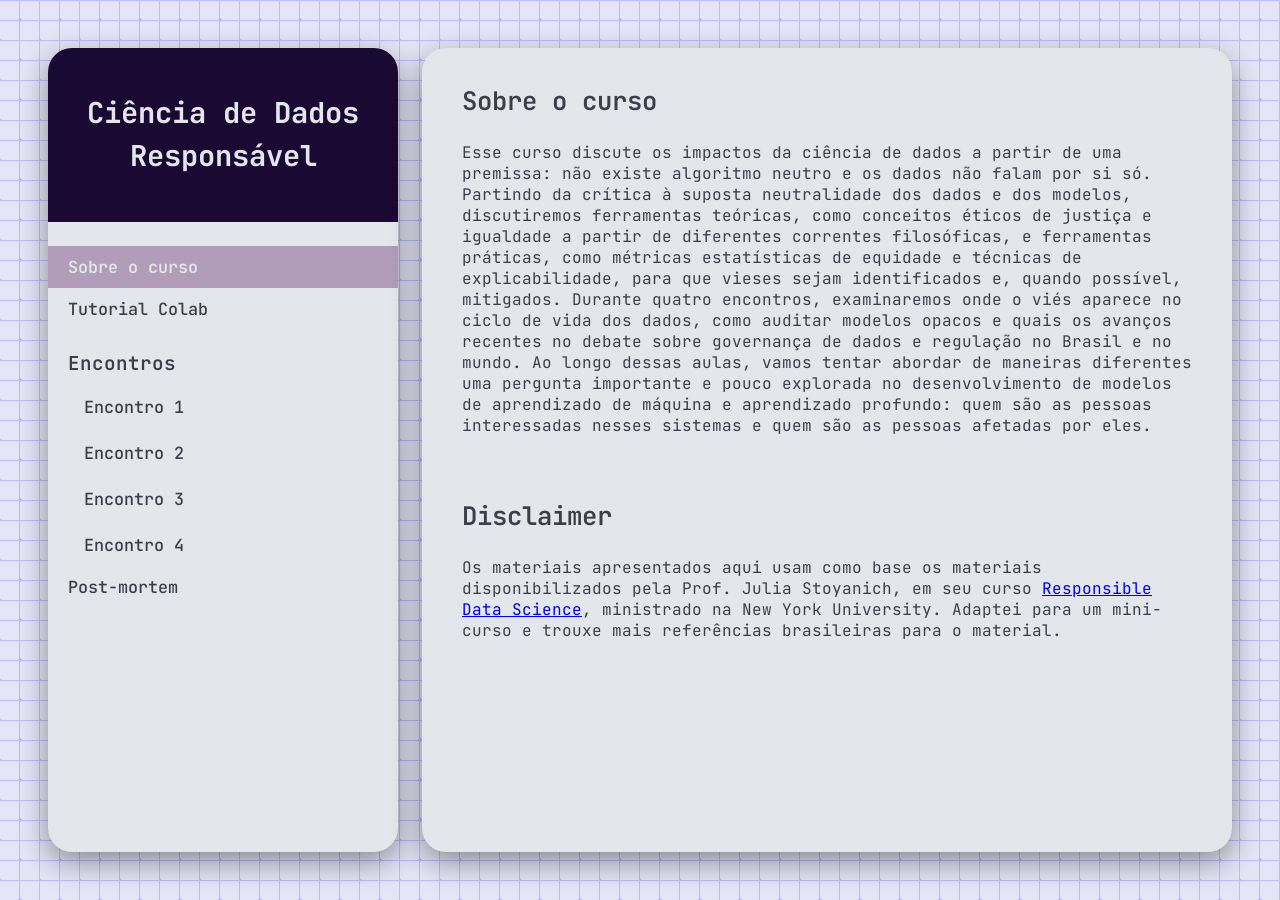
<file: docs/index.html>
<!DOCTYPE html>
<html lang="pt-BR">
    <head>
        <meta charset="UTF-8">
        <meta name="viewport" content="width=device-width, initial-scale=1">
        <title>ciência de dados responsável</title>

        <link rel="preconnect" href="https://fonts.googleapis.com">
        <link rel="preconnect" href="https://fonts.gstatic.com" crossorigin>
        <link href="https://fonts.googleapis.com/css2?family=JetBrains+Mono:wght@400;500;600;700&display=swap" rel="stylesheet">
        <link rel="stylesheet" href="style.css">
    </head>
    <body>
        <div class="outer-frame">
            <aside class="sidebar">
                <h1 class="course-title">Ciência de Dados<br>Responsável</h1>

                <nav class="nav-group">
                    <a class="nav-item active" href="index.html">Sobre o curso</a>
                    <a class="nav-item" href="tutorial_colab.html">Tutorial Colab</a>

                    <h2 class="nav-heading">Encontros</h2>
                    <ul class="nav-list">
                        <li><a class="nav-item" href="encontro_1.html">Encontro 1</a></li>
                        <li><a class="nav-item" href="encontro_2.html">Encontro 2</a></li>
                        <li><a class="nav-item" href="encontro_3.html">Encontro 3</a></li>
                        <li><a class="nav-item" href="encontro_4.html">Encontro 4</a></li>
                    </ul>

                    <a class="nav-item" href="postmortem.html">Post-mortem</a>
                </nav>
            </aside>

            <main class="content-panel">
                <h2>Sobre o curso</h2>
                <div class="content-section">
                    <p>Esse curso discute os impactos da ciência de dados a partir de uma premissa:
                    não existe algoritmo neutro e os dados não falam por si só. Partindo da crítica
                    à suposta neutralidade dos dados e dos modelos, discutiremos ferramentas
                    teóricas, como conceitos éticos de justiça e igualdade a partir de diferentes
                    correntes filosóficas, e ferramentas práticas, como métricas estatísticas de
                    equidade e técnicas de explicabilidade, para que vieses sejam identificados e,
                    quando possível, mitigados. Durante quatro encontros, examinaremos onde o viés
                    aparece no ciclo de vida dos dados, como auditar modelos opacos e quais os
                    avanços recentes no debate sobre governança de dados e regulação no Brasil e no
                    mundo. Ao longo dessas aulas, vamos tentar abordar de maneiras diferentes uma
                    pergunta importante e pouco explorada no desenvolvimento de modelos de
                    aprendizado de máquina e aprendizado profundo: quem são as pessoas interessadas
                    nesses sistemas e quem são as pessoas afetadas por eles.</p>
                </div>

                <br>
                <br>
                <br>
                <h2>Disclaimer</h2>
                <div>
                    Os materiais apresentados aqui usam como base os materiais
                    disponibilizados pela Prof. Julia Stoyanich, em seu curso
                    <a href="https://dataresponsibly.github.io/rds24/">Responsible
                    Data Science</a>, ministrado na New York University.
                Adaptei para um mini-curso e trouxe mais referências
                brasileiras para o material.
                </div>

                <br>
                <br>
                <br>


            </main>
        </div>
    </body>
</html>
</file>
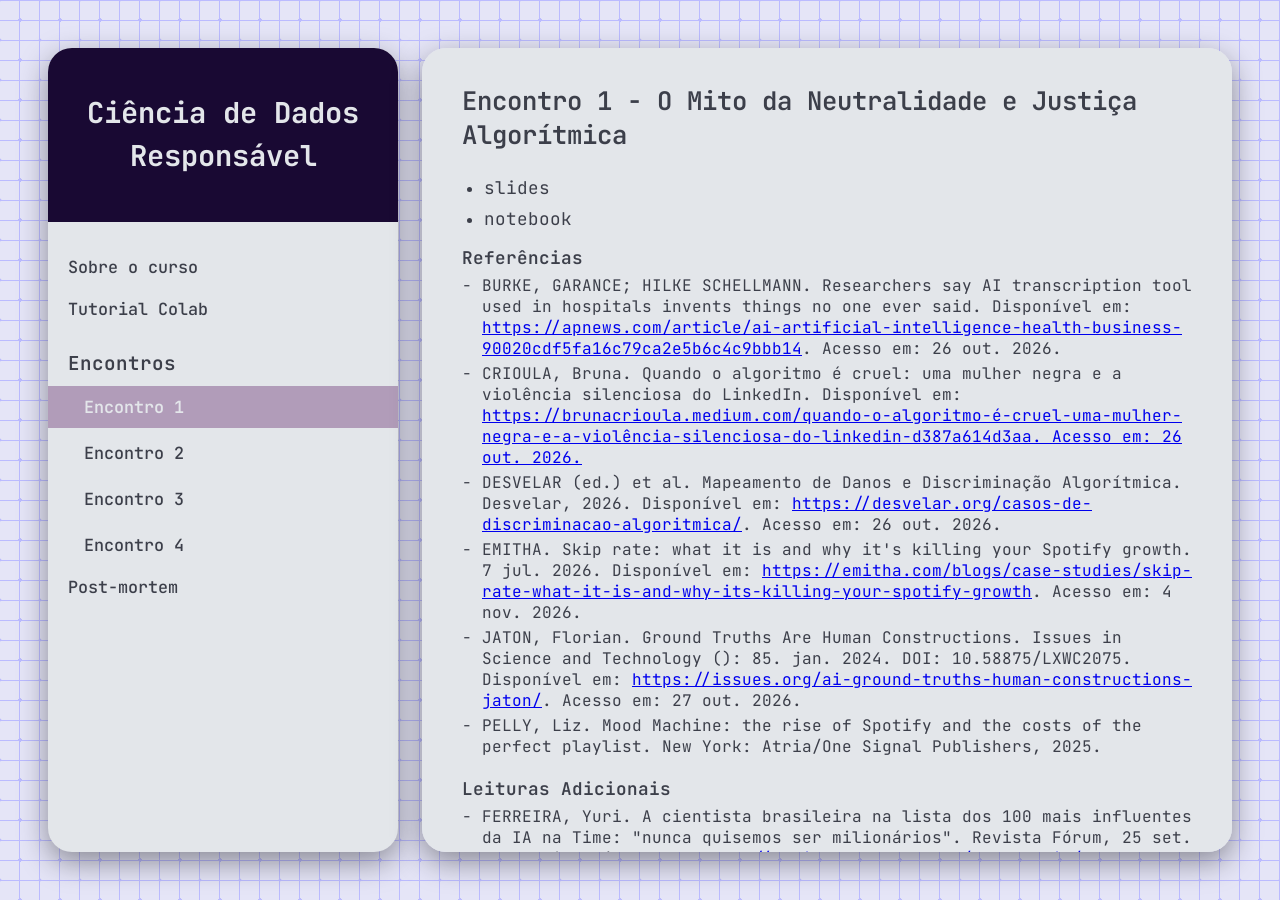
<file: docs/encontro_1.html>
<!DOCTYPE html>
<html lang="pt-BR">
    <head>
        <meta charset="UTF-8">
        <meta name="viewport" content="width=device-width, initial-scale=1">
        <title>encontro 1 · ciência de dados responsável</title>

        <link rel="preconnect" href="https://fonts.googleapis.com">
        <link rel="preconnect" href="https://fonts.gstatic.com" crossorigin>
        <link href="https://fonts.googleapis.com/css2?family=JetBrains+Mono:wght@400;500;600;700&display=swap" rel="stylesheet">
        <link rel="stylesheet" href="style.css">
    </head>
    <body>
        <div class="outer-frame">
            <aside class="sidebar">
                <h1 class="course-title">Ciência de Dados<br>Responsável</h1>

                <nav class="nav-group">
                    <a class="nav-item" href="index.html">Sobre o curso</a>
                    <a class="nav-item" href="tutorial_colab.html">Tutorial Colab</a>

                    <h2 class="nav-heading">Encontros</h2>
                    <ul class="nav-list">
                        <li><a class="nav-item active" href="encontro_1.html">Encontro 1</a></li>
                        <li><a class="nav-item" href="encontro_2.html">Encontro 2</a></li>
                        <li><a class="nav-item" href="encontro_3.html">Encontro 3</a></li>
                        <li><a class="nav-item" href="encontro_4.html">Encontro 4</a></li>
                    </ul>

                    <a class="nav-item" href="postmortem.html">Post-mortem</a>
                </nav>
            </aside>

            <main class="content-panel">
                <h2>Encontro 1 - O Mito da Neutralidade e Justiça Algorítmica</h2>
                <div class="content-section">
                    <ul class="topics-list">
                        <li><a href="https://github.com/giovana-morais/ciencia_de_dados_responsavel/blob/main/encontro_1/encontro_1.pdf" target="_blank" rel="noopener noreferrer" class="content-link">slides</a></li>
                        <li><a href="https://github.com/giovana-morais/ciencia_de_dados_responsavel/blob/main/encontro_1/ENEM_impacto_das_escolhas.ipynb" target="_blank" rel="noopener noreferrer" class="content-link">notebook</a></li>
                    </ul>

                    <div class="content-block">
                        <h3>Referências</h3>
                        <ul>
                            <li>BURKE, GARANCE; HILKE SCHELLMANN. Researchers say AI transcription tool used in hospitals invents things no one ever said. Disponível em: <a href="https://apnews.com/article/ai-artificial-intelligence-health-business-90020cdf5fa16c79ca2e5b6c4c9bbb14"</a>https://apnews.com/article/ai-artificial-intelligence-health-business-90020cdf5fa16c79ca2e5b6c4c9bbb14</a>. Acesso em: 26 out. 2026.</li>
                            <li>CRIOULA, Bruna. Quando o algoritmo é cruel: uma mulher negra e a violência silenciosa do LinkedIn. Disponível em: <a target="_blank" href="https://brunacrioula.medium.com/quando-o-algoritmo-%C3%A9-cruel-uma-mulher-negra-e-a-viol%C3%AAncia-silenciosa-do-linkedin-d387a614d3aa">https://brunacrioula.medium.com/quando-o-algoritmo-é-cruel-uma-mulher-negra-e-a-violência-silenciosa-do-linkedin-d387a614d3aa</qa>. Acesso em: 26 out. 2026.</a></li>
                            <li>DESVELAR (ed.) et al. Mapeamento de Danos e Discriminação Algorítmica. Desvelar, 2026. Disponível em: <a target="_blank" href="https://desvelar.org/casos-de-discriminacao-algoritmica/">https://desvelar.org/casos-de-discriminacao-algoritmica/</a>. Acesso em: 26 out. 2026.</li>
                            <li>EMITHA. Skip rate: what it is and why it's killing your Spotify growth. 7 jul. 2026. Disponível em: <a href="https://emitha.com/blogs/case-studies/skip-rate-what-it-is-and-why-its-killing-your-spotify-growth">https://emitha.com/blogs/case-studies/skip-rate-what-it-is-and-why-its-killing-your-spotify-growth</a>. Acesso em: 4 nov. 2026.</li>
                            <li>JATON, Florian. Ground Truths Are Human Constructions. Issues in Science and Technology (): 85. jan. 2024. DOI: 10.58875/LXWC2075. Disponível em: <a href="https://issues.org/ai-ground-truths-human-constructions-jaton/">https://issues.org/ai-ground-truths-human-constructions-jaton/</a>. Acesso em: 27 out. 2026.</li>
                            <li>PELLY, Liz. Mood Machine: the rise of Spotify and the costs of the perfect playlist. New York: Atria/One Signal Publishers, 2025.</li>
                        </ul>
                    </div>

                    <div class="content-block">
                        <h3>Leituras Adicionais</h3>
                        <ul>
                            <li>FERREIRA, Yuri. A cientista brasileira na lista dos 100 mais influentes da IA na Time: "nunca quisemos ser milionários". Revista Fórum, 25 set. 2025. Disponível em: <a href="https://revistaforum.com.br/tecnologia/a-cientista-brasileira-na-lista-dos-100-mais-influentes-da-ia-na-time-nunca-quisemos-ser-milionarios/">https://revistaforum.com.br/tecnologia/a-cientista-brasileira-na-lista-dos-100-mais-influentes-da-ia-na-time-nunca-quisemos-ser-milionarios/</a>. Acesso em: 4 nov. 2026.</li>
                            <li>KARIM, Md. Ezazul. Bad action being moral due to necessary evil. Journal of Arts and Humanities, [s. l.], v. 9, n. 2, p. 127-132, fev. 2020. DOI: 10.18533/journal.v9i2.1847. Disponível em: https://www.theartsjournal.org/index.php/site/article/view/1847. Acesso em: 26 out. 2026.</li>
                            <li>LISTENTOLOCAL. ListenToLocal Blog: support local music. Ithaca: ListenToLocal; Ithaca College, 2026. Disponível em: <a href="https://blog.listentolocal.org/">https://blog.listentolocal.org/</a>. Acesso em: 4 nov. 2026.</li>
                            <li>OLIVEIRA, Gustavo. Ciência de dados e ética. Introdução à Ciência de Dados. [s. l.: s. n.], 2021. Disponível em: <a href="https://gcpeixoto.github.io/ICD/ipynb/19-etica-dados.html">https://gcpeixoto.github.io/ICD/ipynb/19-etica-dados.html</a>. Acesso em: 2 nov. 2026.</li>
                        </ul>
                    </div>
                </div>
            </main>
        </div>
    </body>
</html>
</file>
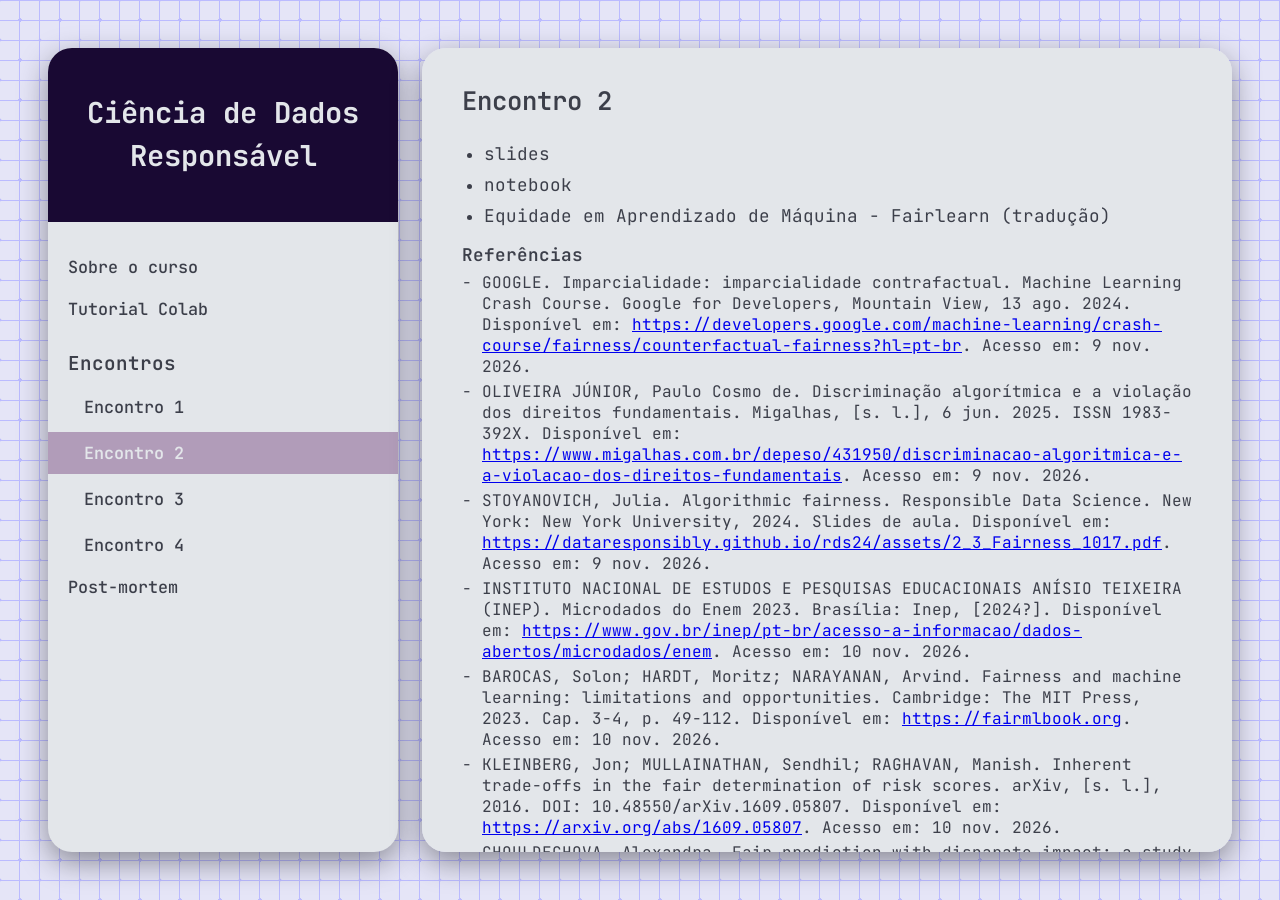
<file: docs/encontro_2.html>
<!DOCTYPE html>
<html lang="pt-BR">
    <head>
        <meta charset="UTF-8">
        <meta name="viewport" content="width=device-width, initial-scale=1">
        <title>encontro 2 · ciência de dados responsável</title>

        <link rel="preconnect" href="https://fonts.googleapis.com">
        <link rel="preconnect" href="https://fonts.gstatic.com" crossorigin>
        <link href="https://fonts.googleapis.com/css2?family=JetBrains+Mono:wght@400;500;600;700&display=swap" rel="stylesheet">
        <link rel="stylesheet" href="style.css">
    </head>
    <body>
        <div class="outer-frame">
            <aside class="sidebar">
                <h1 class="course-title">Ciência de Dados<br>Responsável</h1>

                <nav class="nav-group">
                    <a class="nav-item" href="index.html">Sobre o curso</a>
                    <a class="nav-item" href="tutorial_colab.html">Tutorial Colab</a>

                    <h2 class="nav-heading">Encontros</h2>
                    <ul class="nav-list">
                        <li><a class="nav-item" href="encontro_1.html">Encontro 1</a></li>
                        <li><a class="nav-item active" href="encontro_2.html">Encontro 2</a></li>
                        <li><a class="nav-item" href="encontro_3.html">Encontro 3</a></li>
                        <li><a class="nav-item" href="encontro_4.html">Encontro 4</a></li>
                    </ul>

                    <a class="nav-item" href="postmortem.html">Post-mortem</a>
                </nav>
            </aside>

            <main class="content-panel">
                <h2>Encontro 2</h2>
                <div class="content-section">
                    <ul class="topics-list">
                        <li><a href="https://github.com/giovana-morais/ciencia_de_dados_responsavel/blob/main/encontro_2/encontro_2.pdf" target="_blank" rel="noopener noreferrer" class="content-link">slides</a></li>
                        <li><a href="https://github.com/giovana-morais/ciencia_de_dados_responsavel/blob/main/encontro_2/justica_enem_2023.ipynb" target="_blank" rel="noopener noreferrer" class="content-link">notebook</a></li>
                        <li><a href="equidade_em_aprendizado_de_maquina.html" target="_blank" rel="noopener noreferrer" class="content-link">Equidade em Aprendizado de Máquina - Fairlearn (tradução)</a></li>
                    </ul>

                    <div class="content-block">
                        <h3>Referências</h3>
                        <ul>
                            <li>GOOGLE. Imparcialidade: imparcialidade contrafactual. Machine Learning Crash Course. Google for Developers, Mountain View, 13 ago. 2024. Disponível em: <a href="https://developers.google.com/machine-learning/crash-course/fairness/counterfactual-fairness?hl=pt-br">https://developers.google.com/machine-learning/crash-course/fairness/counterfactual-fairness?hl=pt-br</a>. Acesso em: 9 nov. 2026.</li>
                            <li>OLIVEIRA JÚNIOR, Paulo Cosmo de. Discriminação algorítmica e a violação dos direitos fundamentais. Migalhas, [s. l.], 6 jun. 2025. ISSN 1983-392X. Disponível em: <a href="https://www.migalhas.com.br/depeso/431950/discriminacao-algoritmica-e-a-violacao-dos-direitos-fundamentais">https://www.migalhas.com.br/depeso/431950/discriminacao-algoritmica-e-a-violacao-dos-direitos-fundamentais</a>. Acesso em: 9 nov. 2026.</li>
                            <li>STOYANOVICH, Julia. Algorithmic fairness. Responsible Data Science. New York: New York University, 2024. Slides de aula. Disponível em: <a href="https://dataresponsibly.github.io/rds24/assets/2_3_Fairness_1017.pdf">https://dataresponsibly.github.io/rds24/assets/2_3_Fairness_1017.pdf</a>. Acesso em: 9 nov. 2026.</li>
                            <li>INSTITUTO NACIONAL DE ESTUDOS E PESQUISAS EDUCACIONAIS ANÍSIO TEIXEIRA (INEP). Microdados do Enem 2023. Brasília: Inep, [2024?]. Disponível em: <a href="https://www.gov.br/inep/pt-br/acesso-a-informacao/dados-abertos/microdados/enem">https://www.gov.br/inep/pt-br/acesso-a-informacao/dados-abertos/microdados/enem</a>. Acesso em: 10 nov. 2026.</li>
                            <li>BAROCAS, Solon; HARDT, Moritz; NARAYANAN, Arvind. Fairness and machine learning: limitations and opportunities. Cambridge: The MIT Press, 2023. Cap. 3-4, p. 49-112. Disponível em: <a href="https://fairmlbook.org">https://fairmlbook.org</a>. Acesso em: 10 nov. 2026.</li>
                            <li>KLEINBERG, Jon; MULLAINATHAN, Sendhil; RAGHAVAN, Manish. Inherent trade-offs in the fair determination of risk scores. arXiv, [s. l.], 2016. DOI: 10.48550/arXiv.1609.05807. Disponível em: <a href="https://arxiv.org/abs/1609.05807">https://arxiv.org/abs/1609.05807</a>. Acesso em: 10 nov. 2026.</li>
                            <li>CHOULDECHOVA, Alexandra. Fair prediction with disparate impact: a study of bias in recidivism prediction instruments. Big Data, [s. l.], v. 5, n. 2, p. 153-163, jun. 2017. DOI: 10.1089/big.2016.0047. Disponível em: <a href="https://www.liebertpub.com/doi/10.1089/big.2016.0047">https://www.liebertpub.com/doi/10.1089/big.2016.0047</a>. Acesso em: 10 nov. 2026.</li>
                            <li>HARDT, Moritz; PRICE, Eric; SREBRO, Nathan. Equality of opportunity in supervised learning. In: CONFERENCE ON NEURAL INFORMATION PROCESSING SYSTEMS, 30., 2016, Barcelona. Advances in Neural Information Processing Systems 29. [s. l.: s. n.], 2016. p. 3315-3323. Disponível em: <a href="https://papers.nips.cc/paper/6374-equality-of-opportunity-in-supervised-learning">https://papers.nips.cc/paper/6374-equality-of-opportunity-in-supervised-learning</a>. Acesso em: 10 nov. 2026.</li>
                            <li>AGARWAL, Alekh; BEYGELZIMER, Alina; DUDÍK, Miroslav; LANGFORD, John; WALLACH, Hanna. A reductions approach to fair classification. In: INTERNATIONAL CONFERENCE ON MACHINE LEARNING, 35., 2018, Stockholm. Proceedings of Machine Learning Research. [s. l.]: PMLR, 2018. v. 80, p. 60-69. Disponível em: <a href="https://proceedings.mlr.press/v80/agarwal18a.html">https://proceedings.mlr.press/v80/agarwal18a.html</a>. Acesso em: 10 nov. 2026.</li>
                            <li>FAIRLEARN. Fairlearn: documentação. [s. l.], [2026?]. Disponível em: <a href="https://fairlearn.org">https://fairlearn.org</a>. Acesso em: 10 nov. 2026.</li>
                        </ul>
                    </div>

                    <div class="content-block">
                        <h3>Leituras Adicionais</h3>
                        <ul>
                            <li>D'IGNAZIO, Catherine; KLEIN, Lauren F. “What gets counted counts”. Data feminism. Cambridge: The MIT Press, 2020. Disponível em: <a href="https://data-feminism.mitpress.mit.edu/pub/h1w0nbqp">https://data-feminism.mitpress.mit.edu/pub/h1w0nbqp</a>. Acesso em: 10 nov. 2026.</li>
<li>D'IGNAZIO, Catherine; KLEIN, Lauren F. Unicorns, janitors, ninjas, wizards, and rock stars. Data feminism. Cambridge: The MIT Press, 2020. Disponível em: <a href="https://data-feminism.mitpress.mit.edu/pub/2wu7aft8">https://data-feminism.mitpress.mit.edu/pub/2wu7aft8</a>. Acesso em: 10 nov. 2026.</li>
<li>D'IGNAZIO, Catherine; KLEIN, Lauren F. The numbers don't speak for themselves. Data feminism. Cambridge: The MIT Press, 2020. Disponível em: <a href="https://data-feminism.mitpress.mit.edu/pub/czq9dfs5">https://data-feminism.mitpress.mit.edu/pub/czq9dfs5</a>. Acesso em: 10 nov. 2026.</li>
                        </ul>
                    </div>
                </div>
            </main>
        </div>
    </body>
</html>
</file>
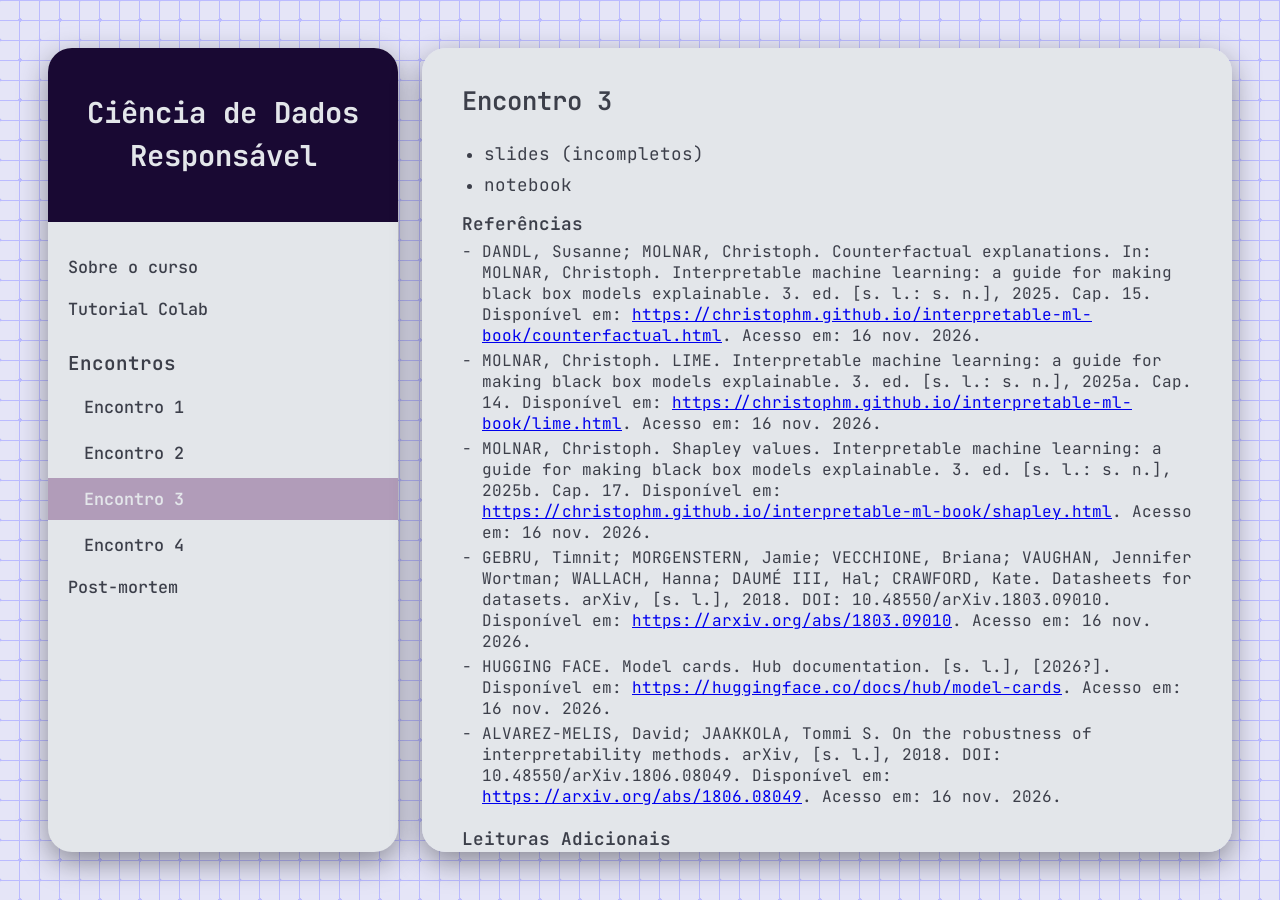
<file: docs/encontro_3.html>
<!DOCTYPE html>
<html lang="pt-BR">
    <head>
        <meta charset="UTF-8">
        <meta name="viewport" content="width=device-width, initial-scale=1">
        <title>encontro 3 · ciência de dados responsável</title>

        <link rel="preconnect" href="https://fonts.googleapis.com">
        <link rel="preconnect" href="https://fonts.gstatic.com" crossorigin>
        <link href="https://fonts.googleapis.com/css2?family=JetBrains+Mono:wght@400;500;600;700&display=swap" rel="stylesheet">
        <link rel="stylesheet" href="style.css">
    </head>
    <body>
        <div class="outer-frame">
            <aside class="sidebar">
                <h1 class="course-title">Ciência de Dados<br>Responsável</h1>

                <nav class="nav-group">
                    <a class="nav-item" href="index.html">Sobre o curso</a>
                    <a class="nav-item" href="tutorial_colab.html">Tutorial Colab</a>

                    <h2 class="nav-heading">Encontros</h2>
                    <ul class="nav-list">
                        <li><a class="nav-item" href="encontro_1.html">Encontro 1</a></li>
                        <li><a class="nav-item" href="encontro_2.html">Encontro 2</a></li>
                        <li><a class="nav-item active" href="encontro_3.html">Encontro 3</a></li>
                        <li><a class="nav-item" href="encontro_4.html">Encontro 4</a></li>
                    </ul>

                    <a class="nav-item" href="postmortem.html">Post-mortem</a>
                </nav>
            </aside>

            <main class="content-panel">
                <h2>Encontro 3</h2>
                <div class="content-section">
                    <ul class="topics-list">
                        <li><a href="https://github.com/giovana-morais/ciencia_de_dados_responsavel/blob/main/encontro_3/encontro_3.pdf" target="_blank" rel="noopener noreferrer" class="content-link">slides (incompletos)</a></li>
                        <li><a href="https://github.com/giovana-morais/ciencia_de_dados_responsavel/blob/main/encontro_3/explicabilidade_enem_2023.ipynb" target="_blank" rel="noopener noreferrer" class="content-link">notebook</a></li>
                    </ul>

                    <div class="content-block">
                        <h3>Referências</h3>
                        <ul>
                        <li>DANDL, Susanne; MOLNAR, Christoph. Counterfactual explanations. In: MOLNAR, Christoph. Interpretable machine learning: a guide for making black box models explainable. 3. ed. [s. l.: s. n.], 2025. Cap. 15. Disponível em: <a href="https://christophm.github.io/interpretable-ml-book/counterfactual.html">https://christophm.github.io/interpretable-ml-book/counterfactual.html</a>. Acesso em: 16 nov. 2026.</li>
<li>MOLNAR, Christoph. LIME. Interpretable machine learning: a guide for making black box models explainable. 3. ed. [s. l.: s. n.], 2025a. Cap. 14. Disponível em: <a href="https://christophm.github.io/interpretable-ml-book/lime.html">https://christophm.github.io/interpretable-ml-book/lime.html</a>. Acesso em: 16 nov. 2026.</li>
<li>MOLNAR, Christoph. Shapley values. Interpretable machine learning: a guide for making black box models explainable. 3. ed. [s. l.: s. n.], 2025b. Cap. 17. Disponível em: <a href="https://christophm.github.io/interpretable-ml-book/shapley.html">https://christophm.github.io/interpretable-ml-book/shapley.html</a>. Acesso em: 16 nov. 2026.</li>
<li>GEBRU, Timnit; MORGENSTERN, Jamie; VECCHIONE, Briana; VAUGHAN, Jennifer Wortman; WALLACH, Hanna; DAUMÉ III, Hal; CRAWFORD, Kate. Datasheets for datasets. arXiv, [s. l.], 2018. DOI: 10.48550/arXiv.1803.09010. Disponível em: <a href="https://arxiv.org/abs/1803.09010">https://arxiv.org/abs/1803.09010</a>. Acesso em: 16 nov. 2026.</li>
<li>HUGGING FACE. Model cards. Hub documentation. [s. l.], [2026?]. Disponível em: <a href="https://huggingface.co/docs/hub/model-cards">https://huggingface.co/docs/hub/model-cards</a>. Acesso em: 16 nov. 2026.</li>
<li>ALVAREZ-MELIS, David; JAAKKOLA, Tommi S. On the robustness of interpretability methods. arXiv, [s. l.], 2018. DOI: 10.48550/arXiv.1806.08049. Disponível em: <a href="https://arxiv.org/abs/1806.08049">https://arxiv.org/abs/1806.08049</a>. Acesso em: 16 nov. 2026.</li>
                        </ul>
                    </div>

                    <div class="content-block">
                        <h3>Leituras Adicionais</h3>
                        <<li>FECHER, Adriano de Carvalho. Justiça e equidade. Jusbrasil, [s. l.], [2015?]. Disponível em: <a href="https://www.jusbrasil.com.br/artigos/justica-e-equidade/178732501">https://www.jusbrasil.com.br/artigos/justica-e-equidade/178732501</a>. Acesso em: 16 nov. 2026.</li>ul>
                        </ul>
                    </div>
                </div>
            </main>
        </div>
    </body>
</html>
</file>
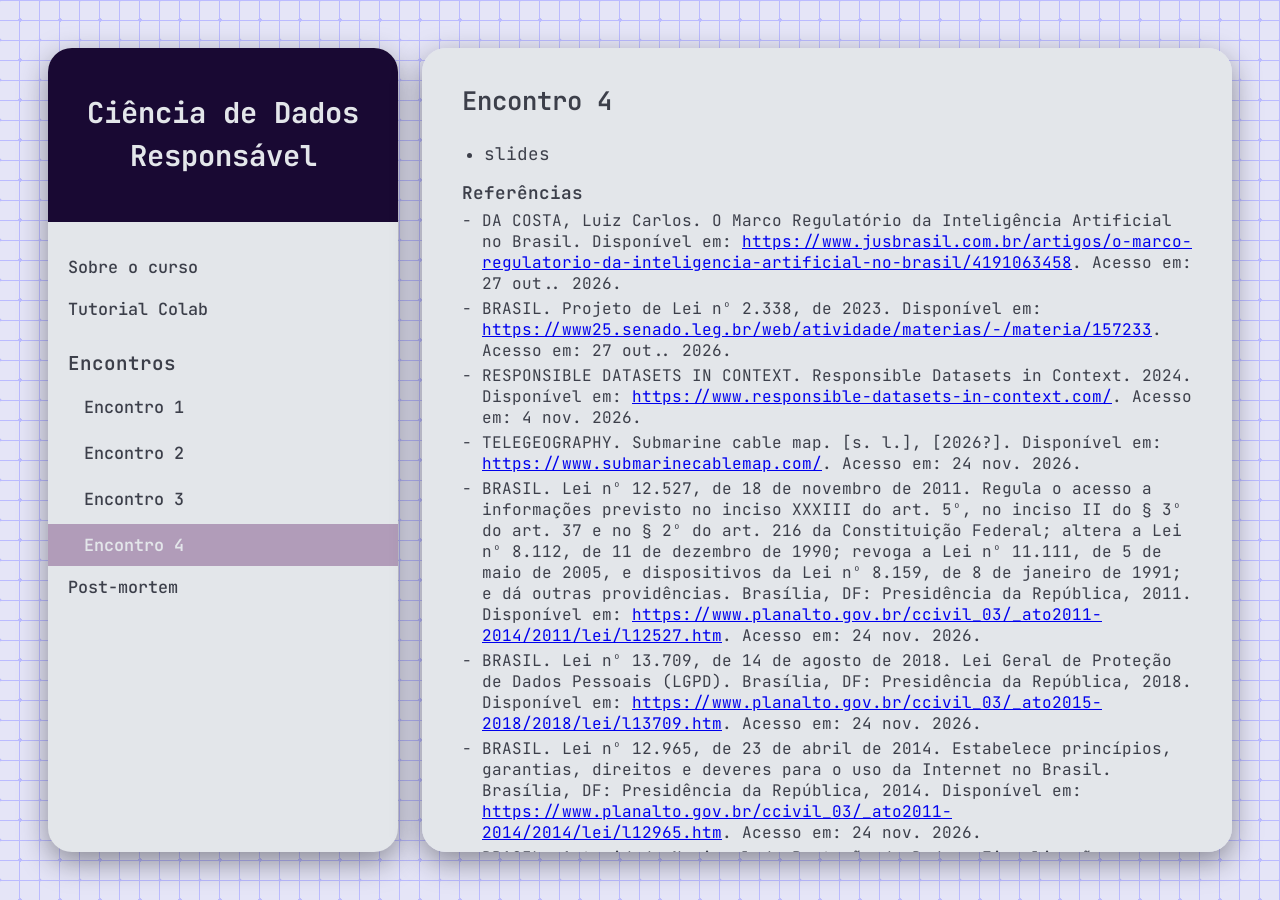
<file: docs/encontro_4.html>
<!DOCTYPE html>
<html lang="pt-BR">
    <head>
        <meta charset="UTF-8">
        <meta name="viewport" content="width=device-width, initial-scale=1">
        <title>encontro 4 · ciência de dados responsável</title>

        <link rel="preconnect" href="https://fonts.googleapis.com">
        <link rel="preconnect" href="https://fonts.gstatic.com" crossorigin>
        <link href="https://fonts.googleapis.com/css2?family=JetBrains+Mono:wght@400;500;600;700&display=swap" rel="stylesheet">
        <link rel="stylesheet" href="style.css">
    </head>
    <body>
        <div class="outer-frame">
            <aside class="sidebar">
                <h1 class="course-title">Ciência de Dados<br>Responsável</h1>

                <nav class="nav-group">
                    <a class="nav-item" href="index.html">Sobre o curso</a>
                    <a class="nav-item" href="tutorial_colab.html">Tutorial Colab</a>

                    <h2 class="nav-heading">Encontros</h2>
                    <ul class="nav-list">
                        <li><a class="nav-item" href="encontro_1.html">Encontro 1</a></li>
                        <li><a class="nav-item" href="encontro_2.html">Encontro 2</a></li>
                        <li><a class="nav-item" href="encontro_3.html">Encontro 3</a></li>
                        <li><a class="nav-item active" href="encontro_4.html">Encontro 4</a></li>
                    </ul>

                    <a class="nav-item" href="postmortem.html">Post-mortem</a>
                </nav>
            </aside>

            <main class="content-panel">
                <h2>Encontro 4</h2>
                <div class="content-section">
                    <ul class="topics-list">
                        <li><a href="https://github.com/giovana-morais/ciencia_de_dados_responsavel/blob/main/encontro_4/encontro_4.pdf" target="_blank" rel="noopener noreferrer" class="content-link">slides</a></li>
                    </ul>

                    <div class="content-block">
                        <h3>Referências</h3>
                        <ul>
                            <li>DA COSTA, Luiz Carlos. O Marco Regulatório da Inteligência Artificial no Brasil. Disponível em:
                            <a href="https://www.jusbrasil.com.br/artigos/o-marco-regulatorio-da-inteligencia-artificial-no-brasil/4191063458">https://www.jusbrasil.com.br/artigos/o-marco-regulatorio-da-inteligencia-artificial-no-brasil/4191063458</a>. Acesso em: 27 out.. 2026.</li>
                            <li>BRASIL. Projeto de Lei nº 2.338, de 2023. Disponível em: <a href="https://www25.senado.leg.br/web/atividade/materias/-/materia/157233">https://www25.senado.leg.br/web/atividade/materias/-/materia/157233</a>. Acesso em: 27 out.. 2026.</li>
                            <li>RESPONSIBLE DATASETS IN CONTEXT. Responsible Datasets in Context. 2024. Disponível em: <a href="https://www.responsible-datasets-in-context.com/">https://www.responsible-datasets-in-context.com/</a>. Acesso em: 4 nov. 2026.</li>
                            <li>TELEGEOGRAPHY. Submarine cable map. [s. l.], [2026?]. Disponível em: <a href="https://www.submarinecablemap.com/">https://www.submarinecablemap.com/</a>. Acesso em: 24 nov. 2026.</li>
                            <li>BRASIL. Lei nº 12.527, de 18 de novembro de 2011. Regula o acesso a informações previsto no inciso XXXIII do art. 5º, no inciso II do § 3º do art. 37 e no § 2º do art. 216 da Constituição Federal; altera a Lei nº 8.112, de 11 de dezembro de 1990; revoga a Lei nº 11.111, de 5 de maio de 2005, e dispositivos da Lei nº 8.159, de 8 de janeiro de 1991; e dá outras providências. Brasília, DF: Presidência da República, 2011. Disponível em: <a href="https://www.planalto.gov.br/ccivil_03/_ato2011-2014/2011/lei/l12527.htm">https://www.planalto.gov.br/ccivil_03/_ato2011-2014/2011/lei/l12527.htm</a>. Acesso em: 24 nov. 2026.</li>
                            <li>BRASIL. Lei nº 13.709, de 14 de agosto de 2018. Lei Geral de Proteção de Dados Pessoais (LGPD). Brasília, DF: Presidência da República, 2018. Disponível em: <a href="https://www.planalto.gov.br/ccivil_03/_ato2015-2018/2018/lei/l13709.htm">https://www.planalto.gov.br/ccivil_03/_ato2015-2018/2018/lei/l13709.htm</a>. Acesso em: 24 nov. 2026.</li>
                            <li>BRASIL. Lei nº 12.965, de 23 de abril de 2014. Estabelece princípios, garantias, direitos e deveres para o uso da Internet no Brasil. Brasília, DF: Presidência da República, 2014. Disponível em: <a href="https://www.planalto.gov.br/ccivil_03/_ato2011-2014/2014/lei/l12965.htm">https://www.planalto.gov.br/ccivil_03/_ato2011-2014/2014/lei/l12965.htm</a>. Acesso em: 24 nov. 2026.</li>
                            <li>BRASIL. Autoridade Nacional de Proteção de Dados. Fiscalização. Brasília, DF: ANPD, [2026a?]. Disponível em: <a href="https://www.gov.br/anpd/pt-br/assuntos/fiscalizacao">https://www.gov.br/anpd/pt-br/assuntos/fiscalizacao</a>. Acesso em: 24 nov. 2026.</li>
                            <li>BRASIL. Ministério da Gestão e da Inovação em Serviços Públicos. Secretaria de Governo Digital. Inteligência artificial: NIA – Núcleo de IA do Governo Federal. Brasília, DF: MGI, [2026b?]. Disponível em: <a href="https://www.gov.br/governodigital/pt-br/infraestrutura-nacional-de-dados/inteligencia-artificial#integrantes_nia">https://www.gov.br/governodigital/pt-br/infraestrutura-nacional-de-dados/inteligencia-artificial#integrantes_nia</a>. Acesso em: 24 nov. 2026.</li>
                            <li>BRASIL. Ministério da Ciência, Tecnologia e Inovação. IA para o bem de todos: Plano Brasileiro de Inteligência Artificial 2024-2028. Brasília, DF: MCTI, 2025a. Disponível em: <a href="https://www.gov.br/mcti/pt-br/acompanhe-o-mcti/transformacaodigital/plano-brasileiro-de-inteligencia-artificial">https://www.gov.br/mcti/pt-br/acompanhe-o-mcti/transformacaodigital/plano-brasileiro-de-inteligencia-artificial</a>. Acesso em: 24 nov. 2026.</li>
                            <li>BRASIL. Senado Federal. Projeto de Lei nº 2.338, de 2023. Dispõe sobre o uso da inteligência artificial. Brasília, DF: Senado Federal, [2025b]. Disponível em: <a href="https://legis.senado.gov.br/sdleg-getter/documento/download/61f93a4b-d695-43e8-8534-60c4c2e8cefa">https://legis.senado.gov.br/sdleg-getter/documento/download/61f93a4b-d695-43e8-8534-60c4c2e8cefa</a>. Acesso em: 24 nov. 2026.</li>
                            <li>ZANATTA, Rafael A. F.; RIELLI, Mariana. A construção da legislação de inteligência artificial no Brasil: análise técnica do texto que será votado no Plenário do Senado Federal. Data Privacy Brasil, [s. l.], 9 dez. 2024. Disponível em: <a href="https://www.dataprivacybr.org/a-construcao-da-legislacao-de-inteligencia-artificial-no-brasil-analise-tecnica-do-texto-que-sera-votado-no-plenario-do-senado-federal/">https://www.dataprivacybr.org/a-construcao-da-legislacao-de-inteligencia-artificial-no-brasil-analise-tecnica-do-texto-que-sera-votado-no-plenario-do-senado-federal/</a>. Acesso em: 24 nov. 2026.</li>
                            <li>MARTINS, Laís; AMORIM, Francisco. TikTok construirá mega data center em cidade com histórico de seca no Ceará. Intercept Brasil, [s. l.], 22 maio 2025a. Disponível em: <a href="https://www.intercept.com.br/2025/05/22/tiktok-data-center-cidade-seca-no-ceara/">https://www.intercept.com.br/2025/05/22/tiktok-data-center-cidade-seca-no-ceara/</a>. Acesso em: 24 nov. 2026.</li>
                            <li>MARTINS, Laís; AMORIM, Francisco. Exclusivo: data center do TikTok gastará energia equivalente ao consumo de 2,2 milhões de brasileiros, revela estudo interno. Intercept Brasil, [s. l.], 3 jul. 2025b. Disponível em: <a href="https://www.intercept.com.br/2025/07/03/data-center-tiktok-energia-estudo-interno/">https://www.intercept.com.br/2025/07/03/data-center-tiktok-energia-estudo-interno/</a>. Acesso em: 24 nov. 2026.</li>
                            <li>UNIVERSIDADE FEDERAL DE SÃO CARLOS (UFSCar). Location. Foreign visitor. São Carlos: UFSCar, [2026?]. Disponível em: <a href="https://www.ufscar.br/foreign-visitor/location-1">https://www.ufscar.br/foreign-visitor/location-1</a>. Acesso em: 24 nov. 2026.</li>
                        </ul>
                    </div>

                    <div class="content-block">
                        <h3>Leituras Adicionais</h3>
                        <ul>
                            <li>LINDENMEYER BARBIERI, Maurício. Regulamentação da inteligência artificial no Brasil em 2026. Disponível em: <a href="">https://www.barbieriadvogados.com/regulamentacao-inteligencia-artificial-brasil/</a>. Acesso em: 27 out.. 2026.</li>
                            <li>OLABI. Impacto. [s. l.], 2026. Disponível em: <a href="https://olabi.org.br/impacto/">https://olabi.org.br/impacto/</a>. Acesso em: 16 nov. 2026.</li>
                        </ul>
                    </div>
                </div>
            </main>
        </div>
    </body>
</html>
</file>
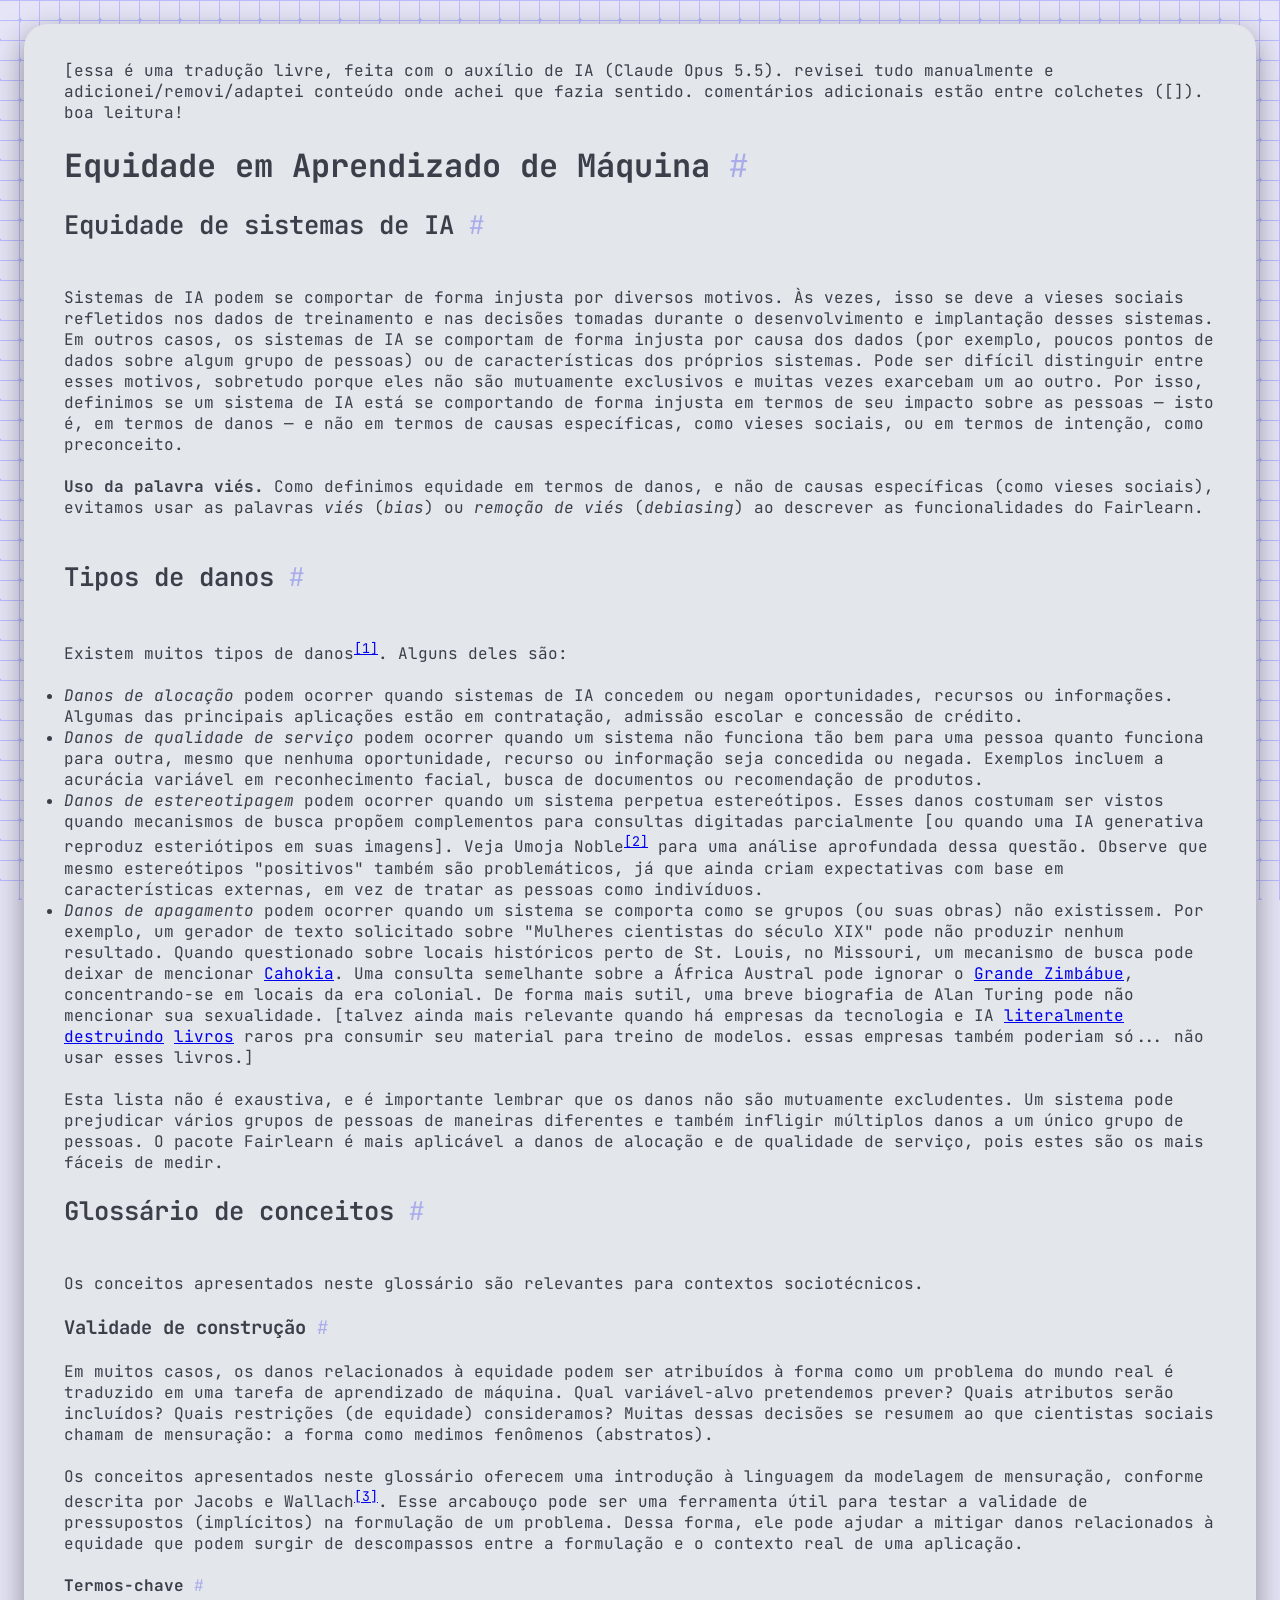
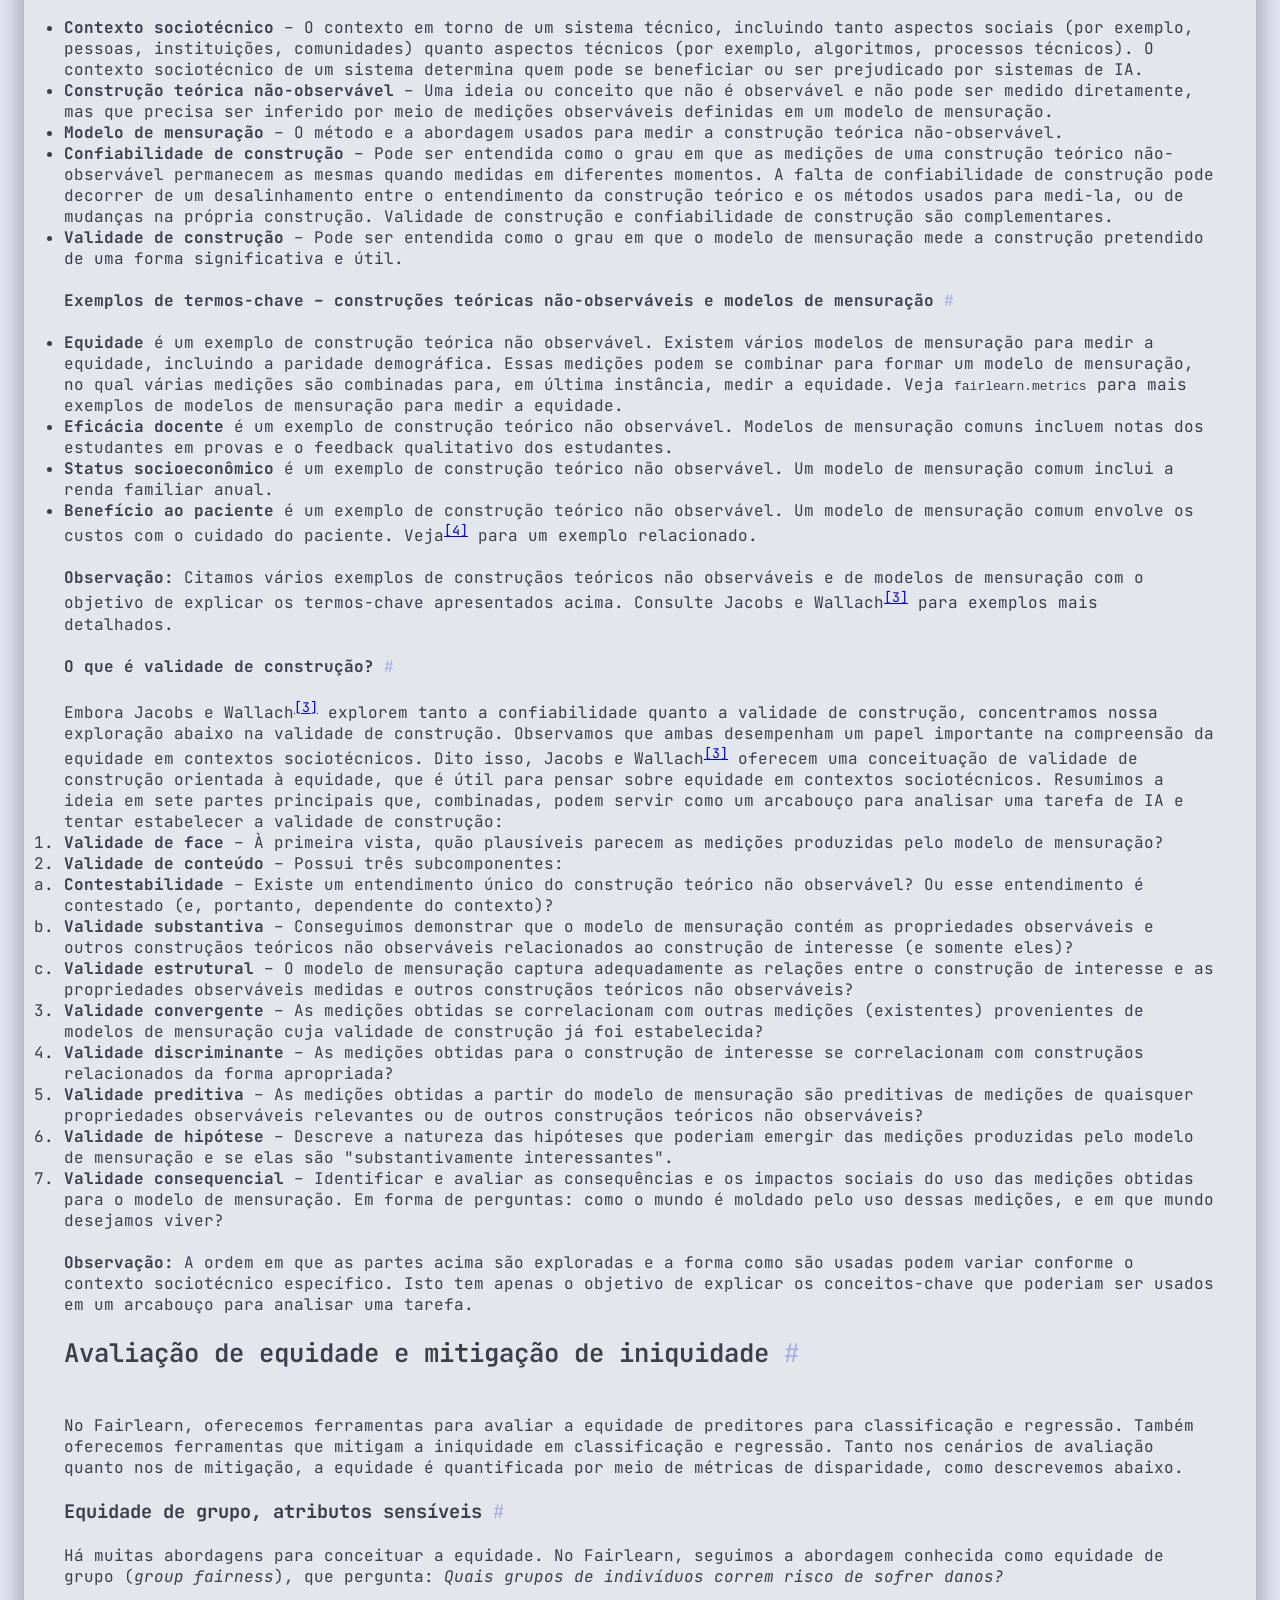
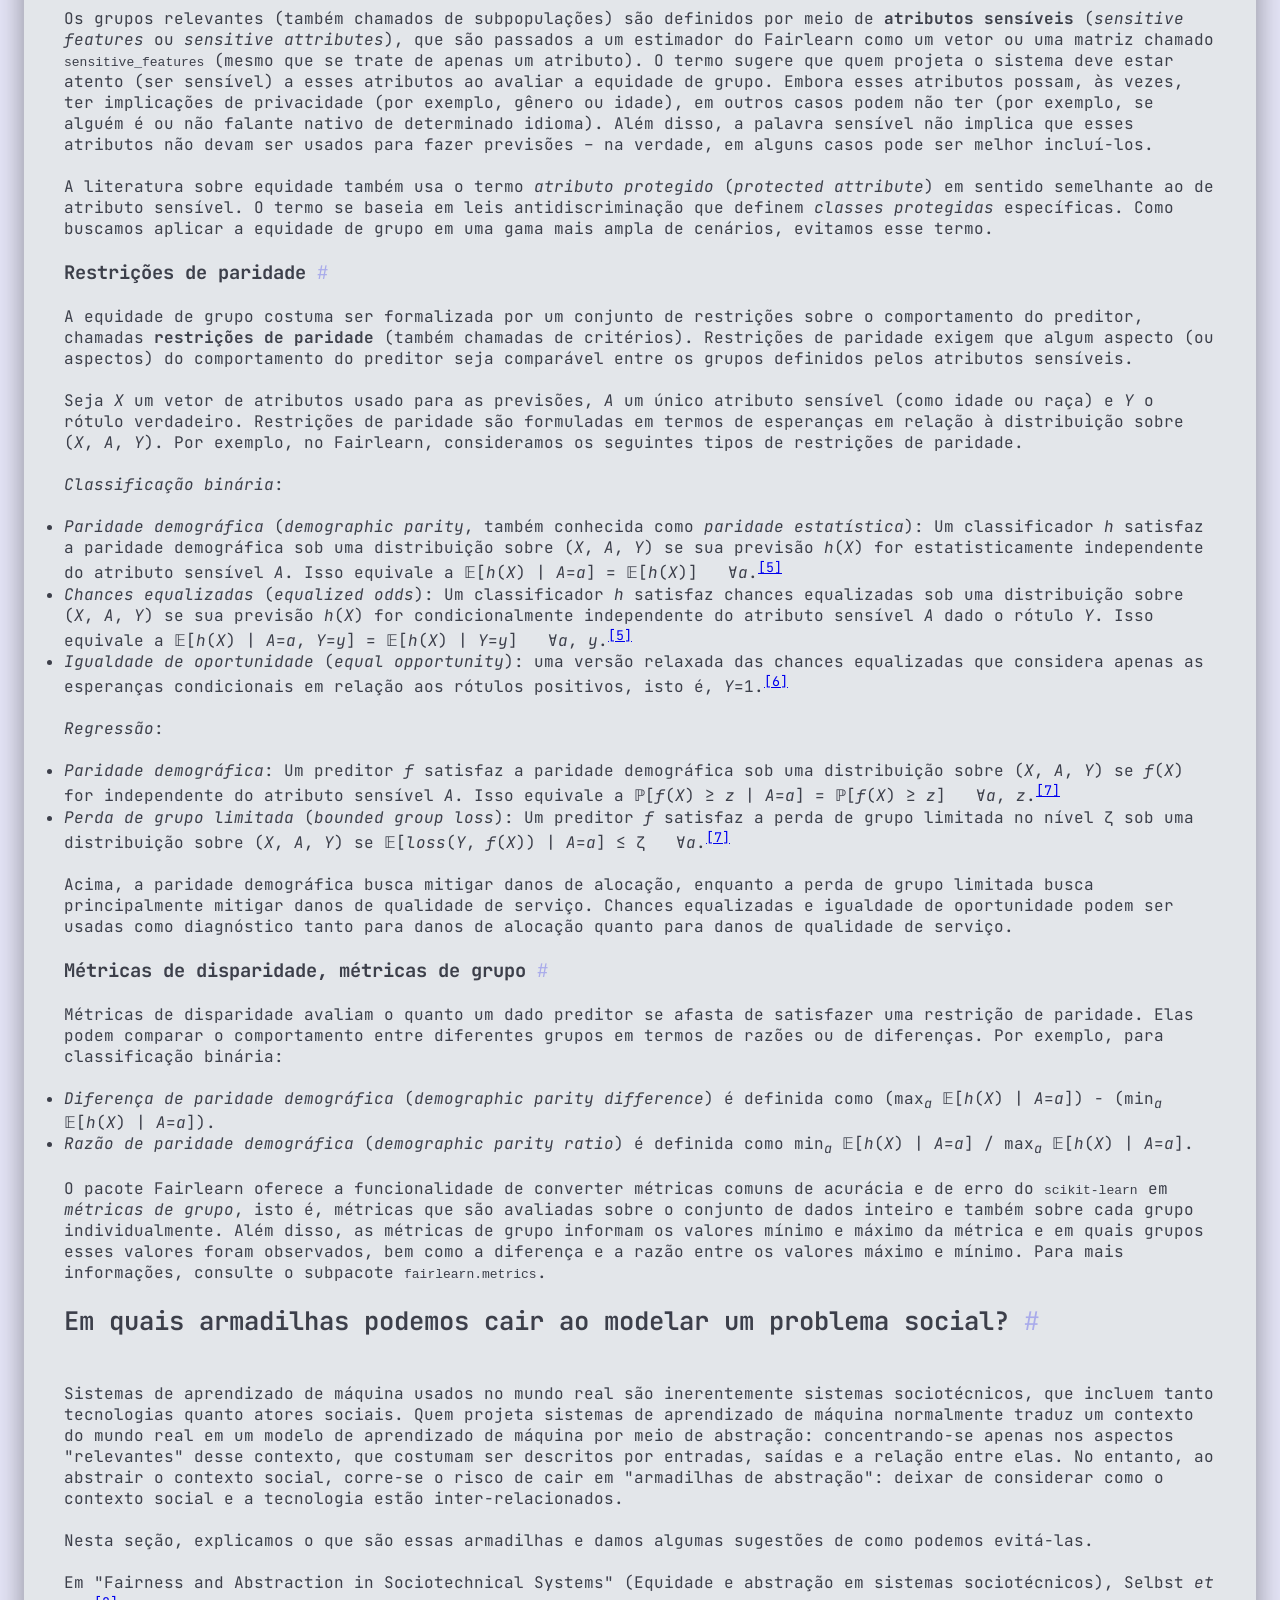
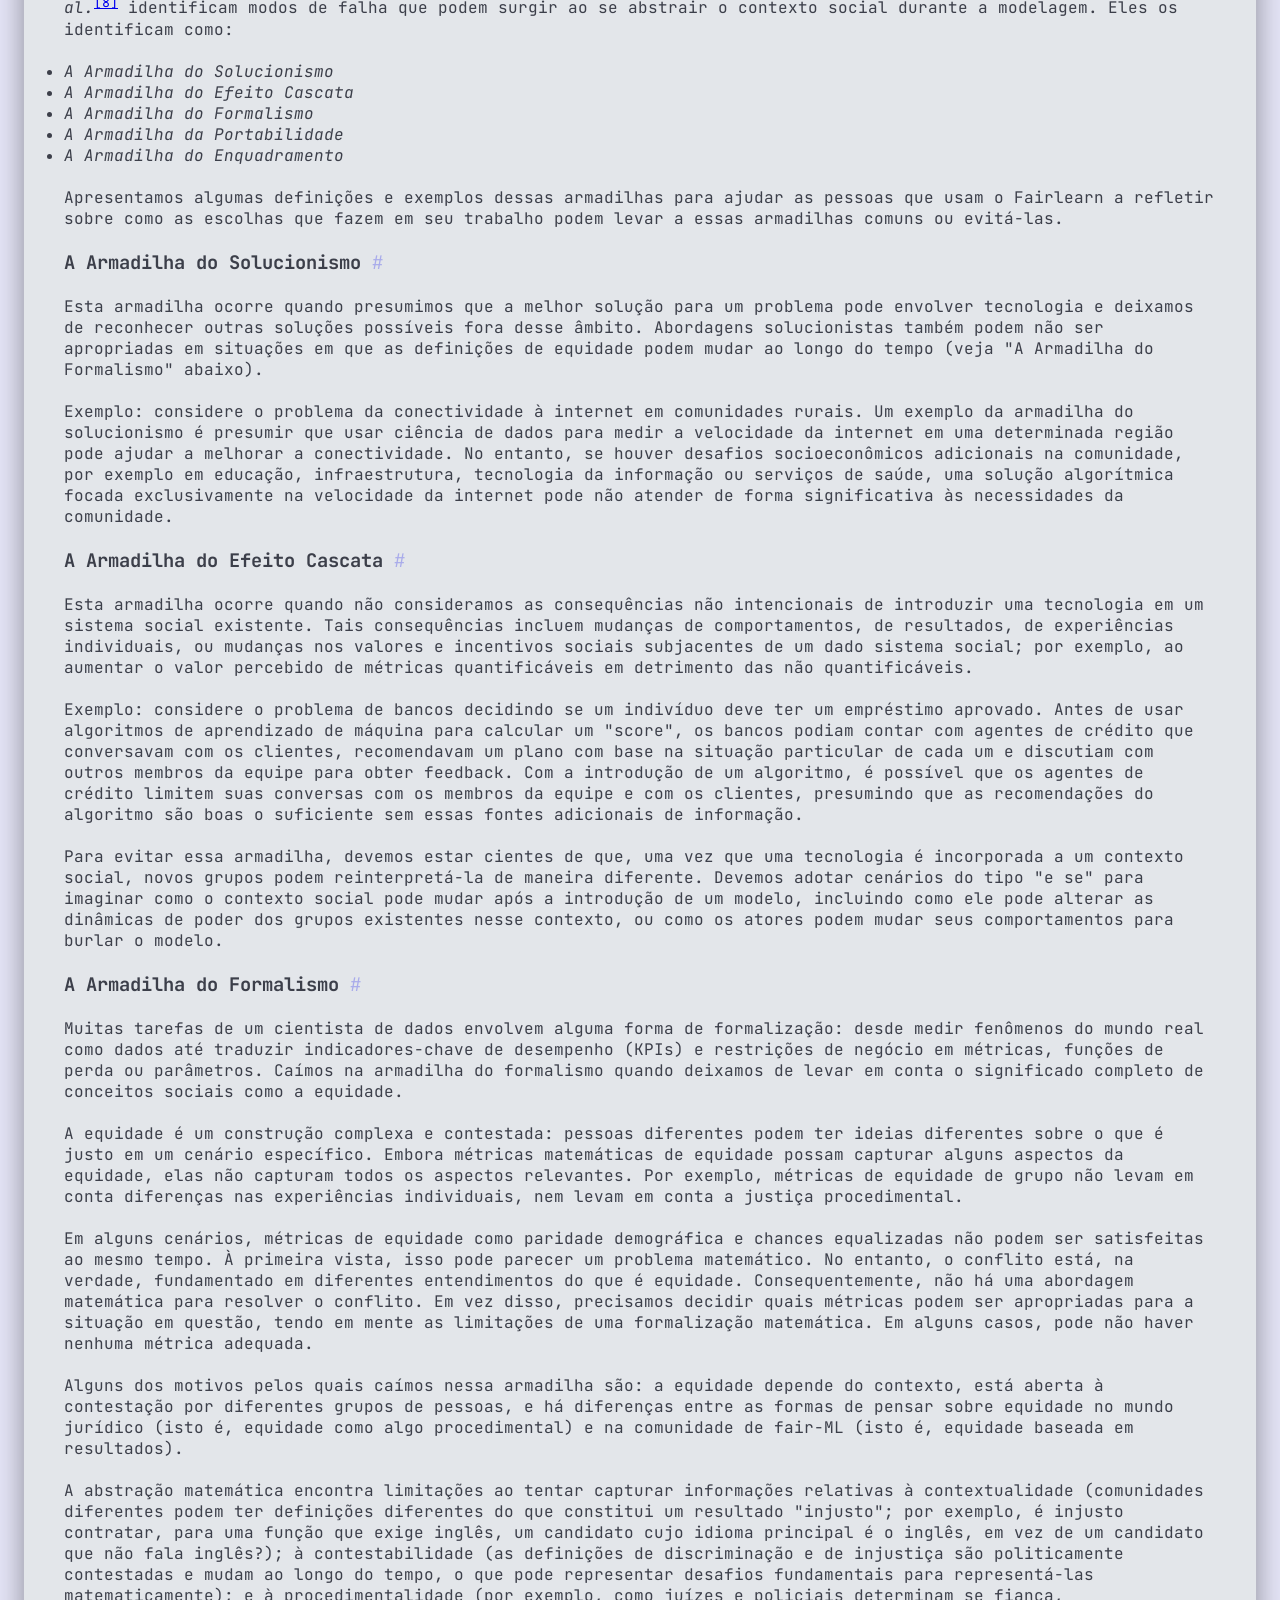
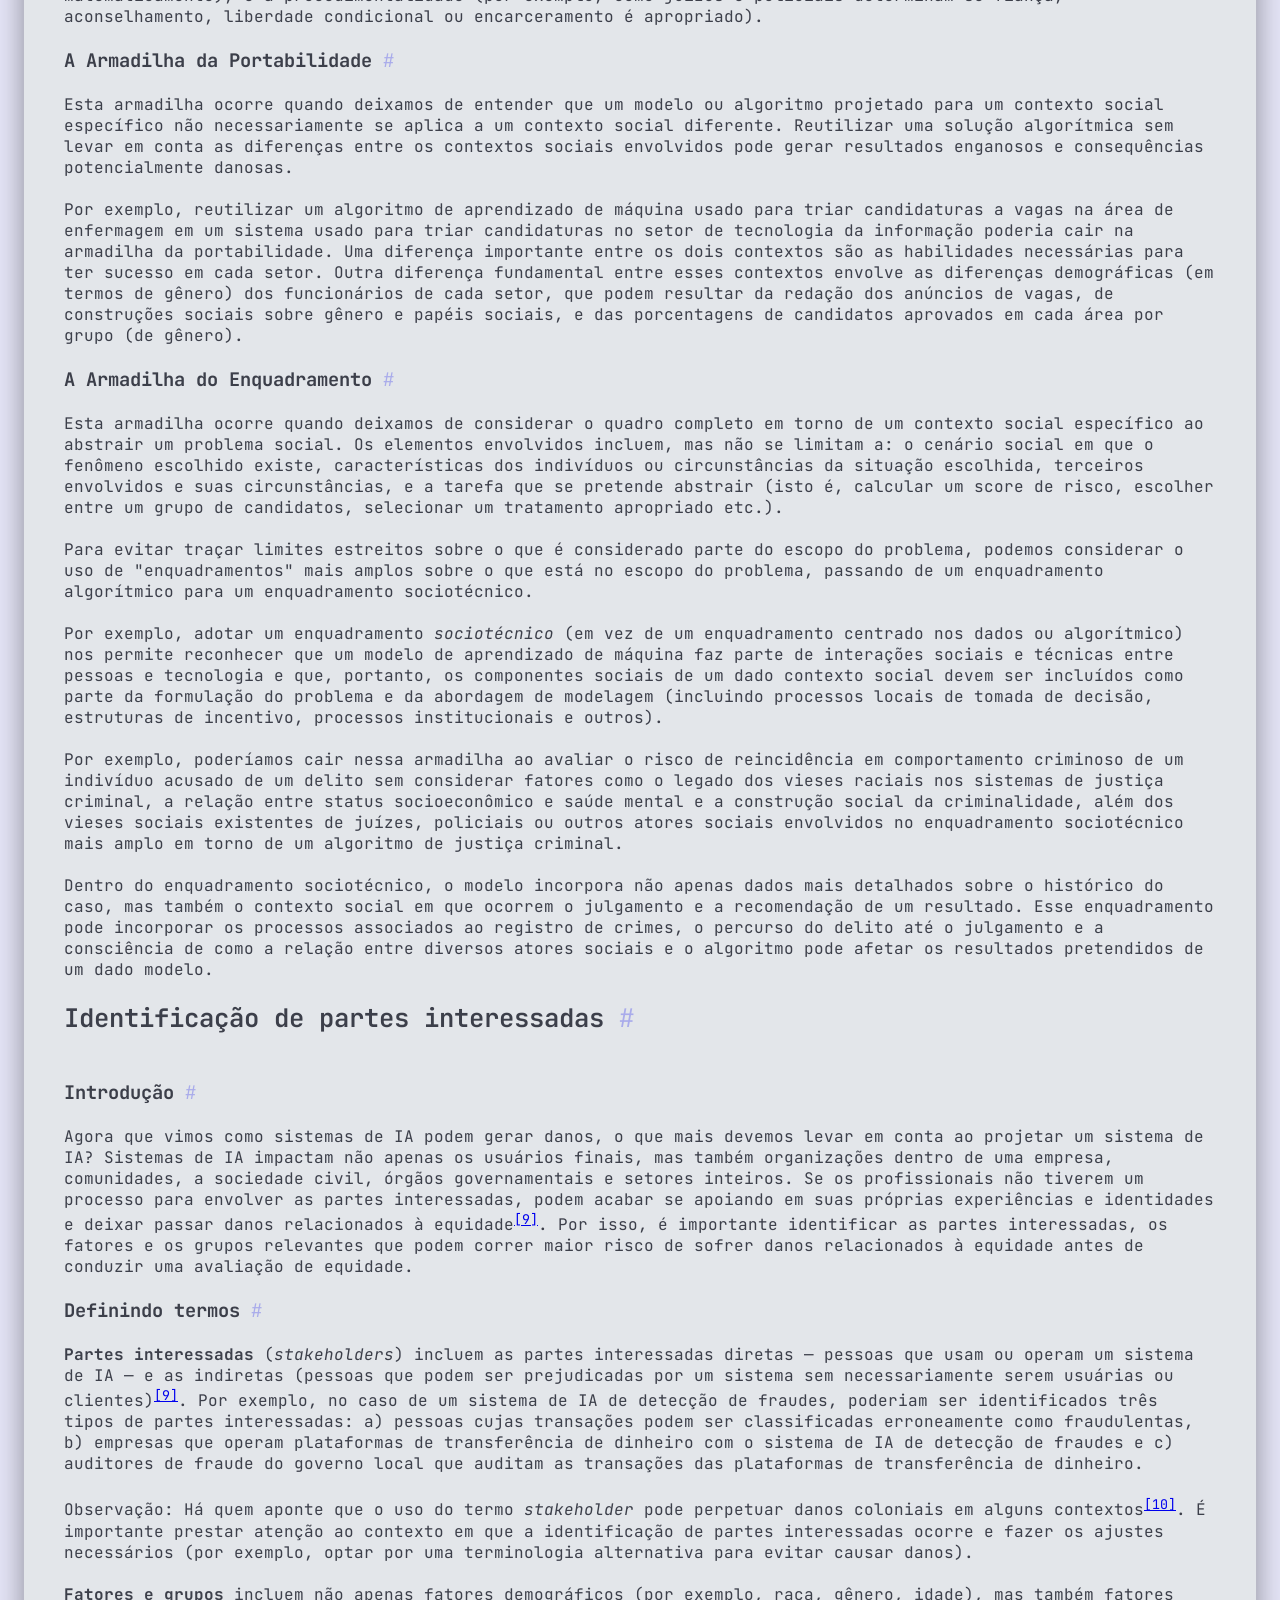
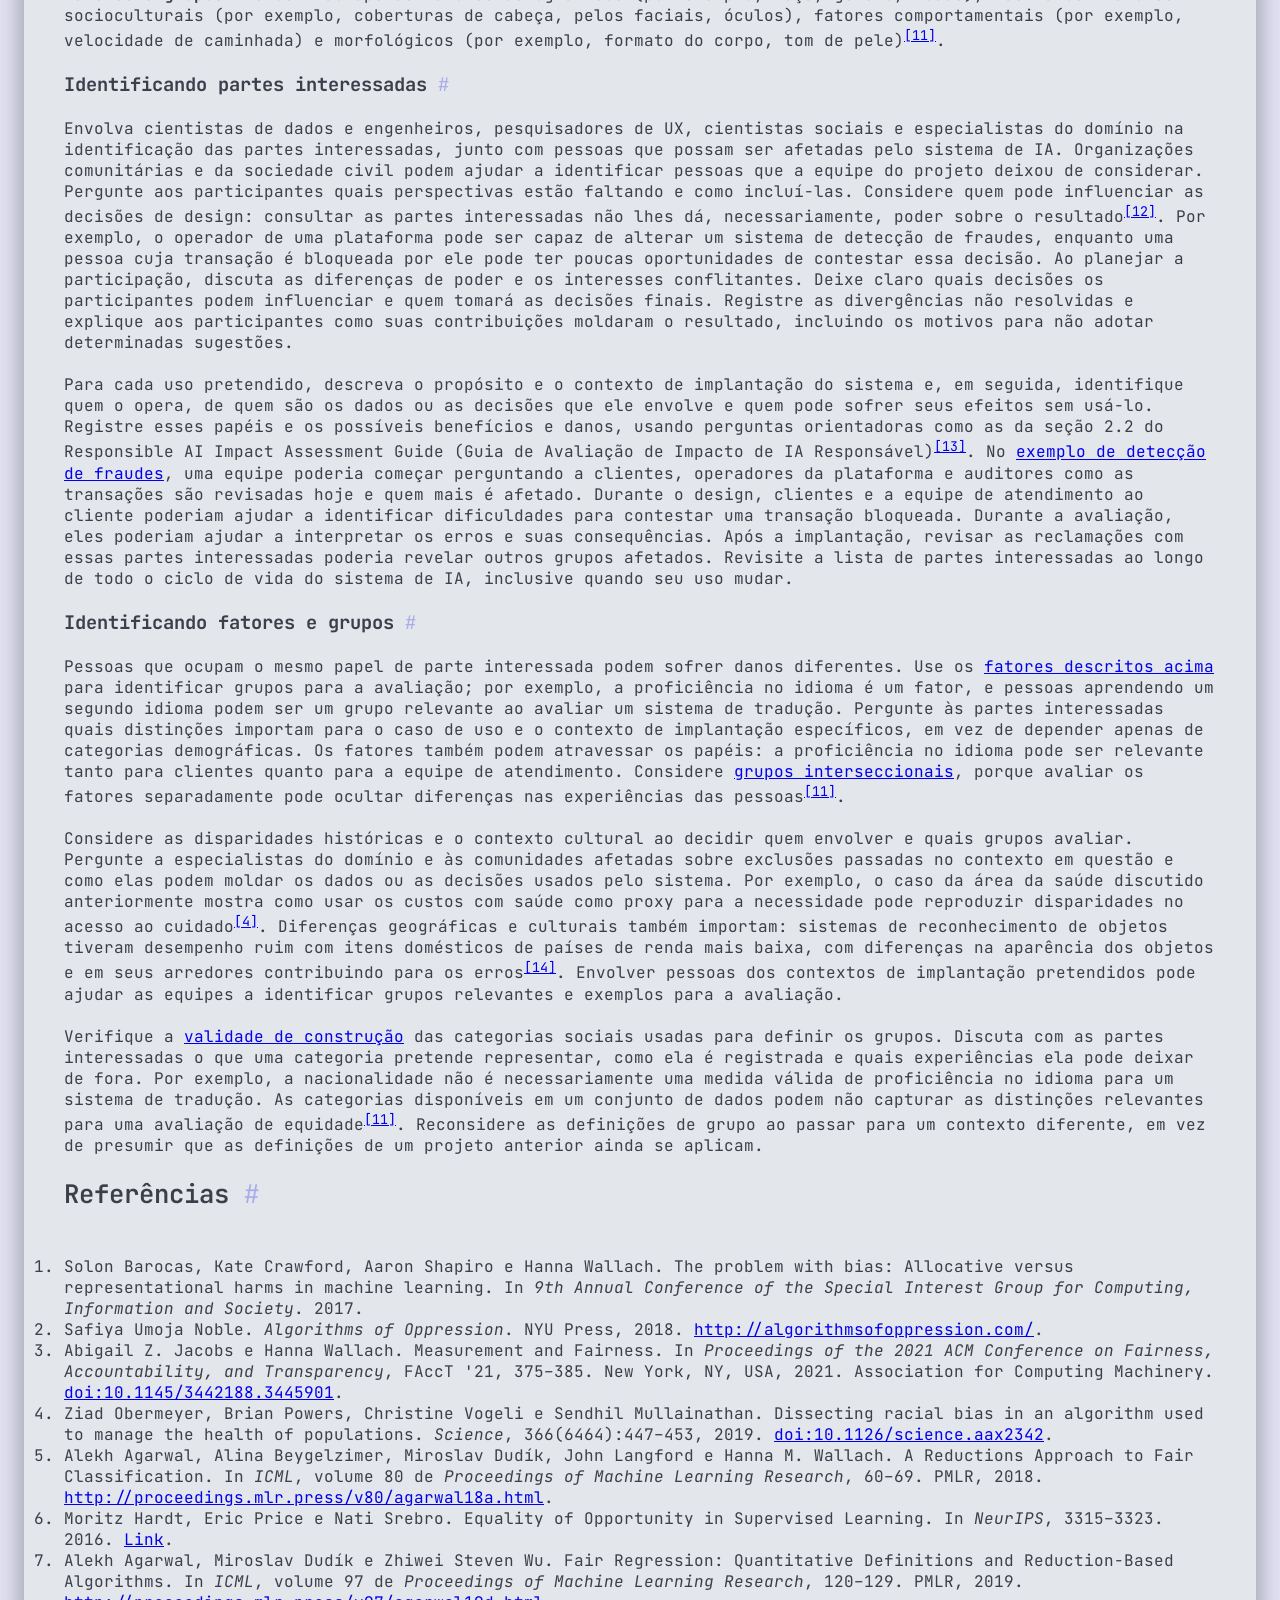
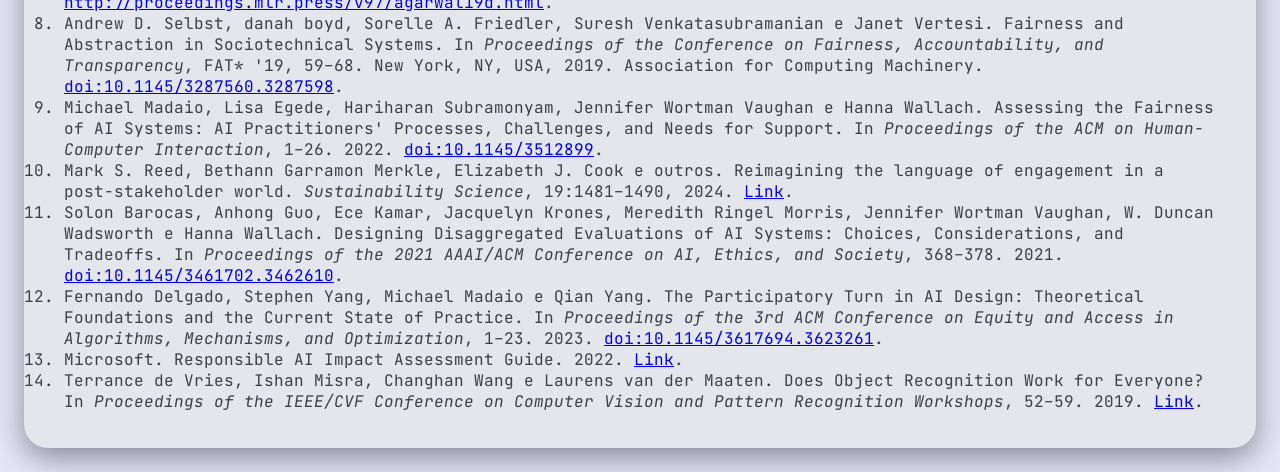
<file: docs/equidade_em_aprendizado_de_maquina.html>
<!DOCTYPE html>
<html lang="pt-BR">
    <head>
        <meta charset="UTF-8">
        <meta name="viewport" content="width=device-width, initial-scale=1">

        <link rel="preconnect" href="https://fonts.googleapis.com">
        <link rel="preconnect" href="https://fonts.gstatic.com" crossorigin>
        <link href="https://fonts.googleapis.com/css2?family=JetBrains+Mono:wght@400;500;600;700&display=swap" rel="stylesheet">
        <link rel="stylesheet" href="style.css">
        <style>
            .heading-anchor { opacity: 0.25; text-decoration: none; font-weight: 400; }
            h1:hover .heading-anchor, h2:hover .heading-anchor, h3:hover .heading-anchor,
            h4:hover .heading-anchor, .heading-anchor:focus { opacity: 1; }
            h1[id], h2[id], h3[id], h4[id] { scroll-margin-top: 1rem; }
        </style>
        <title>Equidade em Aprendizado de Máquina - Fairlearn (tradução)</title>
    </head>
    <body>

        <!-- Tradução de: https://fairlearn.org/main/user_guide/fairness_in_machine_learning.html
            Fonte: docs/user_guide/fairness_in_machine_learning.rst (branch main do repositório fairlearn/fairlearn), 16/11/2026. -->

            <main class="content-panel">
                <p>[essa é uma tradução livre, feita com o auxílio de IA
                (Claude Opus 5.5). revisei tudo manualmente e
                adicionei/removi/adaptei conteúdo onde achei que fazia sentido.
                comentários adicionais estão entre colchetes ([]). boa
                leitura!</p><br> 

                <h1 id="fairness-in-machine-learning">Equidade em Aprendizado de Máquina <a class="heading-anchor" href="#fairness-in-machine-learning" aria-label="Link para esta seção">#</a></h1><br>

                <h2 id="fairness-of-ai-systems">Equidade de sistemas de IA <a class="heading-anchor" href="#fairness-of-ai-systems" aria-label="Link para esta seção">#</a></h2><br>

                <p>Sistemas de IA podem se comportar de forma injusta por diversos
                motivos. Às vezes, isso se deve a vieses sociais refletidos nos dados
                de treinamento e nas decisões tomadas durante o desenvolvimento e 
                implantação desses sistemas. Em outros casos, os sistemas de IA se
                comportam de forma injusta por causa dos dados (por
                exemplo, poucos pontos de dados sobre algum grupo de pessoas) ou de
                características dos próprios sistemas. Pode ser difícil distinguir
                entre esses motivos, sobretudo porque eles não são mutuamente
                exclusivos e muitas vezes exarcebam um ao outro. Por isso, definimos se
                um sistema de IA está se comportando de forma injusta em termos de seu
                impacto sobre as pessoas — isto é, em termos de danos — e não em termos
                de causas específicas, como vieses sociais, ou em termos de intenção,
                como preconceito.</p>

                <br><p><strong>Uso da palavra viés.</strong> Como definimos equidade em
                termos de danos, e não de causas específicas (como vieses sociais),
                evitamos usar as palavras <em>viés</em> (<em>bias</em>) ou <em>remoção
                    de viés</em> (<em>debiasing</em>) ao descrever as funcionalidades do
                Fairlearn.</p><br>

                <br><h2 id="types-of-harms">Tipos de danos <a class="heading-anchor" href="#types-of-harms" aria-label="Link para esta seção">#</a></h2><br>

                <p>Existem muitos tipos de danos<sup><a href="#ref-1">[1]</a></sup>. Alguns deles são:</p><br>

                <ul>
                    <li><p><em>Danos de alocação</em> podem ocorrer quando sistemas de
                        IA concedem ou negam oportunidades, recursos ou informações.
                        Algumas das principais aplicações estão em contratação, admissão
                        escolar e concessão de crédito.</p></li>
                    <li><p><em>Danos de qualidade de serviço</em> podem ocorrer quando
                        um sistema não funciona tão bem para uma pessoa quanto funciona
                        para outra, mesmo que nenhuma oportunidade, recurso ou
                        informação seja concedida ou negada. Exemplos incluem a acurácia
                        variável em reconhecimento facial, busca de documentos ou
                        recomendação de produtos.</p></li>
                    <li><p><em>Danos de estereotipagem</em> podem ocorrer quando um
                        sistema perpetua estereótipos. Esses danos 
                        costumam ser vistos quando mecanismos de busca propõem
                        complementos para consultas digitadas parcialmente [ou quando
                        uma IA generativa reproduz esteriótipos em suas imagens]. Veja
                        Umoja
                        Noble<sup><a href="#ref-2">[2]</a></sup> para uma análise aprofundada dessa
                        questão. Observe que mesmo estereótipos "positivos" também
                        são problemáticos, já que ainda criam expectativas com base em
                        características externas, em vez de tratar as pessoas como
                        indivíduos.</p></li>

                    <li><p><em>Danos de apagamento</em> podem ocorrer quando um sistema
                        se comporta como se grupos (ou suas obras) não existissem. Por
                        exemplo, um gerador de texto solicitado sobre "Mulheres
                        cientistas do século XIX" pode não produzir nenhum resultado.
                        Quando questionado sobre locais históricos perto de St. Louis, no
                        Missouri, um mecanismo de busca pode deixar de mencionar 
                        <a href="https://en.wikipedia.org/wiki/Cahokia">Cahokia</a>. Uma
                        consulta semelhante sobre a África Austral pode ignorar o 
                        <a href="https://en.wikipedia.org/wiki/Great_Zimbabwe">Grande Zimbábue</a>, 
                        concentrando-se em locais da era colonial. De forma
                        mais sutil, uma breve biografia de Alan Turing pode não mencionar sua
                        sexualidade. [talvez ainda mais relevante quando há empresas da tecnologia e IA 
                        <a href="https://www.gazetadopovo.com.br/ideias/por-que-uma-empresa-de-ia-esta-destruindo-livros-raros-literalmente/">literalmente</a>
                        <a href="https://forbes.com.br/forbes-tech/2026/08/entenda-por-que-empresas-de-ia-estao-comprando-e-destruindo-livros-raros-e-antigos/">destruindo</a> <a href="https://www.theguardian.com/commentisfree/2026/aug/05/anthropic-ai-destroying-books">livros</a> raros pra consumir seu material 
                        para treino de modelos. essas empresas também poderiam só... não usar esses livros.]</p></li>
                </ul><br>

                <p>Esta lista não é exaustiva, e é importante lembrar que os danos não
                são mutuamente excludentes. Um sistema pode prejudicar vários grupos de
                pessoas de maneiras diferentes e também infligir múltiplos danos a um
                único grupo de pessoas. O pacote Fairlearn é mais aplicável a danos de
                alocação e de qualidade de serviço, pois estes são os mais fáceis de
                medir.</p><br>

                <h2 id="concept-glossary">Glossário de conceitos <a class="heading-anchor" href="#concept-glossary" aria-label="Link para esta seção">#</a></h2><br>

                <p>Os conceitos apresentados neste glossário são relevantes para contextos sociotécnicos.</p><br>

                <h3 id="construct-validity">Validade de construção <a class="heading-anchor" href="#construct-validity" aria-label="Link para esta seção">#</a></h3><br>
                <p>Em muitos casos, os danos relacionados à equidade podem ser
                atribuídos à forma como um problema do mundo real é traduzido em uma
                tarefa de aprendizado de máquina. Qual variável-alvo pretendemos
                prever? Quais atributos serão incluídos? Quais restrições (de equidade)
                consideramos? Muitas dessas decisões se resumem ao que cientistas
                sociais chamam de mensuração: a forma como medimos fenômenos
                (abstratos).</p><br>

                <p>Os conceitos apresentados neste glossário oferecem uma introdução à
                linguagem da modelagem de mensuração, conforme descrita por Jacobs e
                Wallach<sup><a href="#ref-3">[3]</a></sup>. Esse arcabouço pode ser uma
                ferramenta útil para testar a validade de pressupostos (implícitos) na
                formulação de um problema. Dessa forma, ele pode ajudar a mitigar danos
                relacionados à equidade que podem surgir de descompassos entre a
                formulação e o contexto real de uma aplicação.</p><br>

                <h4 id="key-terms">Termos-chave <a class="heading-anchor" href="#key-terms" aria-label="Link para esta seção">#</a></h4><br>

                <ul>
                    <li><p><strong>Contexto sociotécnico</strong> – O contexto em torno
                        de um sistema técnico, incluindo tanto aspectos sociais (por
                        exemplo, pessoas, instituições, comunidades) quanto aspectos
                        técnicos (por exemplo, algoritmos, processos técnicos). O contexto
                        sociotécnico de um sistema determina quem pode se beneficiar ou ser
                        prejudicado por sistemas de IA.</p></li>

                    <li><p><strong>Construção teórica não-observável</strong> – Uma ideia ou
                        conceito que não é observável e não pode ser medido diretamente, mas
                        que precisa ser inferido por meio de medições observáveis definidas em
                        um modelo de mensuração.</p></li>

                    <li><p><strong>Modelo de mensuração</strong> – O método e a abordagem usados
                        para medir a construção teórica não-observável.</p></li>

                    <li><p><strong>Confiabilidade de construção</strong> – Pode ser
                        entendida como o grau em que as medições de uma construção
                        teórico não-observável permanecem as mesmas quando medidas em
                        diferentes momentos. A falta de confiabilidade de construção pode
                        decorrer de um desalinhamento entre o entendimento da construção
                        teórico e os métodos usados para medi-la, ou de mudanças
                        na própria construção. Validade de construção e confiabilidade de
                        construção são complementares.</p></li>

                    <li><p><strong>Validade de construção</strong> – Pode ser entendida
                        como o grau em que o modelo de mensuração mede a construção
                        pretendido de uma forma significativa e útil.</p></li>
                </ul><br>

                <h4 id="key-term-examples-unobservable-theoretical-constructs-and-measurement-models">Exemplos de termos-chave – construções teóricas não-observáveis e modelos de mensuração <a class="heading-anchor" href="#key-term-examples-unobservable-theoretical-constructs-and-measurement-models" aria-label="Link para esta seção">#</a></h4><br>

                <ul>
                    <li><p><strong>Equidade</strong> é um exemplo de construção teórica
                        não observável. Existem vários modelos de mensuração para medir
                        a equidade, incluindo a paridade demográfica. Essas medições
                        podem se combinar para formar um modelo de mensuração, no qual
                        várias medições são combinadas para, em última instância, medir a
                        equidade. Veja <code>fairlearn.metrics</code> para mais exemplos de
                        modelos de mensuração para medir a equidade.</p></li>

                    <li><p><strong>Eficácia docente</strong> é um exemplo de
                        construção teórico não observável. Modelos de
                        mensuração comuns incluem notas dos estudantes
                        em provas e o feedback qualitativo dos
                    estudantes.</p></li>

                    <li><p><strong>Status socioeconômico</strong> é um exemplo
                        de construção teórico não observável. Um modelo de
                        mensuração comum inclui a renda familiar anual.</p></li>

                    <li><p><strong>Benefício ao paciente</strong> é um exemplo
                        de construção teórico não observável. Um modelo de
                        mensuração comum envolve os custos com o cuidado do
                        paciente. Veja<sup><a href="#ref-4">[4]</a></sup> para um
                        exemplo relacionado.</p></li>
                </ul><br>

                <p><strong>Observação:</strong> Citamos vários exemplos de
                construçãos teóricos não observáveis e de modelos de mensuração
                com o objetivo de explicar os termos-chave apresentados acima.
                Consulte Jacobs e Wallach<sup><a href="#ref-3">[3]</a></sup>
                para exemplos mais detalhados.</p><br>

                <h4 id="what-is-construct-validity">O que é validade de construção? <a class="heading-anchor" href="#what-is-construct-validity" aria-label="Link para esta seção">#</a></h4><br>

                <p>Embora Jacobs e Wallach<sup><a href="#ref-3">[3]</a></sup>
                explorem tanto a confiabilidade quanto a validade de
                construção, concentramos nossa exploração abaixo na validade de
                construção. Observamos que ambas desempenham um papel
                importante na compreensão da equidade em contextos
                sociotécnicos. Dito isso, Jacobs e Wallach<sup><a
                href="#ref-3">[3]</a></sup> oferecem uma conceituação de
                validade de construção orientada à equidade, que é útil para pensar
                sobre equidade em contextos sociotécnicos. Resumimos a ideia em sete
                partes principais que, combinadas, podem servir como um arcabouço para
                analisar uma tarefa de IA e tentar estabelecer a validade de
                construção:</p>

                <ol>
                    <li><p><strong>Validade de face</strong> – À primeira
                        vista, quão plausíveis parecem as medições produzidas
                        pelo modelo de mensuração?</p></li>

                    <li><p><strong>Validade de conteúdo</strong> – Possui três subcomponentes:</p>
                        <ol type="a">
                            <li><strong>Contestabilidade</strong> – Existe um
                                entendimento único do construção teórico não
                                observável? Ou esse entendimento é contestado
                            (e, portanto, dependente do contexto)?</li>
                            <li><strong>Validade substantiva</strong> –
                                Conseguimos demonstrar que o modelo de
                                mensuração contém as propriedades observáveis e
                            outros construçãos teóricos não observáveis
                            relacionados ao construção de interesse (e somente
                        eles)?</li>
                            <li><strong>Validade estrutural</strong> – O modelo
                                de mensuração captura adequadamente as relações
                                entre o construção de interesse e as
                            propriedades observáveis medidas e outros
                            construçãos teóricos não observáveis?</li>
                        </ol>
                    </li>

                    <li><p><strong>Validade convergente</strong> – As medições
                        obtidas se correlacionam com outras medições
                        (existentes) provenientes de modelos de mensuração cuja
                    validade de construção já foi estabelecida?</p></li>

                    <li><p><strong>Validade discriminante</strong> – As
                        medições obtidas para o construção de interesse se
                        correlacionam com construçãos relacionados da forma
                    apropriada?</p></li>

                    <li><p><strong>Validade preditiva</strong> – As medições
                        obtidas a partir do modelo de mensuração são preditivas
                        de medições de quaisquer propriedades observáveis
                    relevantes ou de outros construçãos teóricos não
                    observáveis?</p></li>

                    <li><p><strong>Validade de hipótese</strong> – Descreve a
                        natureza das hipóteses que poderiam emergir das
                        medições produzidas pelo modelo de mensuração e se elas
                    são "substantivamente interessantes".</p></li>

                    <li><p><strong>Validade consequencial</strong> –
                        Identificar e avaliar as consequências e os impactos
                        sociais do uso das medições obtidas para o modelo de
                    mensuração. Em forma de perguntas: como o mundo é moldado
                    pelo uso dessas medições, e em que mundo desejamos
                viver?</p></li>
                </ol><br>

                <p><strong>Observação:</strong> A ordem em que as partes acima
                são exploradas e a forma como são usadas podem variar conforme
                o contexto sociotécnico específico. Isto tem apenas o objetivo
                de explicar os conceitos-chave que poderiam ser usados em um
                arcabouço para analisar uma tarefa.</p><br>

                <h2 id="fairness-assessment-and-unfairness-mitigation">Avaliação de equidade e mitigação de iniquidade <a class="heading-anchor" href="#fairness-assessment-and-unfairness-mitigation" aria-label="Link para esta seção">#</a></h2><br>

                <p>No Fairlearn, oferecemos ferramentas para avaliar a equidade
                de preditores para classificação e regressão. Também oferecemos
                ferramentas que mitigam a iniquidade em classificação e
                regressão. Tanto nos cenários de avaliação quanto nos de
                mitigação, a equidade é quantificada por meio de métricas de
                disparidade, como descrevemos abaixo.</p><br>

                <h3 id="group-fairness-sensitive-features">Equidade de grupo, atributos sensíveis <a class="heading-anchor" href="#group-fairness-sensitive-features" aria-label="Link para esta seção">#</a></h3><br>

                <p>Há muitas abordagens para conceituar a equidade. No
                Fairlearn, seguimos a abordagem conhecida como equidade de
                grupo (<em>group fairness</em>), que pergunta: <em>Quais grupos
                de indivíduos correm risco de sofrer danos?</em></p><br>

            <p>Os grupos relevantes (também chamados de subpopulações) são
            definidos por meio de <strong>atributos sensíveis</strong>
            (<em>sensitive features</em> ou <em>sensitive attributes</em>), que
            são passados a um estimador do Fairlearn como um vetor ou uma
            matriz chamado <code>sensitive_features</code> (mesmo que se trate
            de apenas um atributo). O termo sugere que quem projeta o sistema
            deve estar atento (ser sensível) a esses atributos ao avaliar a
            equidade de grupo. Embora esses atributos possam, às vezes, ter
            implicações de privacidade (por exemplo, gênero ou idade), em
            outros casos podem não ter (por exemplo, se alguém é ou não falante
            nativo de determinado idioma). Além disso, a palavra sensível não
            implica que esses atributos não devam ser usados para fazer
            previsões – na verdade, em alguns casos pode ser melhor
            incluí-los.</p><br>

            <p>A literatura sobre equidade também usa o termo <em>atributo
                protegido</em> (<em>protected attribute</em>) em sentido
            semelhante ao de atributo sensível. O termo se baseia em leis
            antidiscriminação que definem <em>classes protegidas</em>
            específicas. Como buscamos aplicar a equidade de grupo em uma gama
            mais ampla de cenários, evitamos esse termo.</p><br>

                <h3 id="parity-constraints">Restrições de paridade <a
                        class="heading-anchor" href="#parity-constraints"
                        aria-label="Link para esta seção">#</a></h3><br>

                <p>A equidade de grupo costuma ser formalizada por um conjunto
                de restrições sobre o comportamento do preditor, chamadas
                <strong>restrições de paridade</strong> (também chamadas de
                critérios). Restrições de paridade exigem que algum aspecto (ou
                aspectos) do comportamento do preditor seja comparável entre os
                grupos definidos pelos atributos sensíveis.</p><br>

                <p>Seja <var>X</var> um vetor de atributos usado para as previsões, <var>A</var> um único atributo sensível (como idade ou raça) e <var>Y</var> o rótulo verdadeiro. Restrições de paridade são formuladas em termos de esperanças em relação à distribuição sobre (<var>X</var>, <var>A</var>, <var>Y</var>). Por exemplo, no Fairlearn, consideramos os seguintes tipos de restrições de paridade.</p><br>

                <p><em>Classificação binária</em>:</p><br>

                <ul>
                    <li><p><em>Paridade demográfica</em> (<em>demographic parity</em>, também conhecida como <em>paridade estatística</em>): Um classificador <var>h</var> satisfaz a paridade demográfica sob uma distribuição sobre (<var>X</var>, <var>A</var>, <var>Y</var>) se sua previsão <var>h</var>(<var>X</var>) for estatisticamente independente do atributo sensível <var>A</var>. Isso equivale a 𝔼[<var>h</var>(<var>X</var>) | <var>A</var>=<var>a</var>] = 𝔼[<var>h</var>(<var>X</var>)] &nbsp; ∀<var>a</var>.<sup><a href="#ref-5">[5]</a></sup></p></li>

                    <li><p><em>Chances equalizadas</em> (<em>equalized odds</em>): Um classificador <var>h</var> satisfaz chances equalizadas sob uma distribuição sobre (<var>X</var>, <var>A</var>, <var>Y</var>) se sua previsão <var>h</var>(<var>X</var>) for condicionalmente independente do atributo sensível <var>A</var> dado o rótulo <var>Y</var>. Isso equivale a 𝔼[<var>h</var>(<var>X</var>) | <var>A</var>=<var>a</var>, <var>Y</var>=<var>y</var>] = 𝔼[<var>h</var>(<var>X</var>) | <var>Y</var>=<var>y</var>] &nbsp; ∀<var>a</var>, <var>y</var>.<sup><a href="#ref-5">[5]</a></sup></p></li>

                    <li><p><em>Igualdade de oportunidade</em> (<em>equal opportunity</em>): uma versão relaxada das chances equalizadas que considera apenas as esperanças condicionais em relação aos rótulos positivos, isto é, <var>Y</var>=1.<sup><a href="#ref-6">[6]</a></sup></p></li>
                </ul><br>

                <p><em>Regressão</em>:</p><br>

                <ul>
                    <li><p><em>Paridade demográfica</em>: Um preditor <var>f</var> satisfaz a paridade demográfica sob uma distribuição sobre (<var>X</var>, <var>A</var>, <var>Y</var>) se <var>f</var>(<var>X</var>) for independente do atributo sensível <var>A</var>. Isso equivale a ℙ[<var>f</var>(<var>X</var>) ≥ <var>z</var> | <var>A</var>=<var>a</var>] = ℙ[<var>f</var>(<var>X</var>) ≥ <var>z</var>] &nbsp; ∀<var>a</var>, <var>z</var>.<sup><a href="#ref-7">[7]</a></sup></p></li>

                    <li><p><em>Perda de grupo limitada</em> (<em>bounded group loss</em>): Um preditor <var>f</var> satisfaz a perda de grupo limitada no nível ζ sob uma distribuição sobre (<var>X</var>, <var>A</var>, <var>Y</var>) se 𝔼[<var>loss</var>(<var>Y</var>, <var>f</var>(<var>X</var>)) | <var>A</var>=<var>a</var>] ≤ ζ &nbsp; ∀<var>a</var>.<sup><a href="#ref-7">[7]</a></sup></p></li>
                </ul><br>

                <p>Acima, a paridade demográfica busca mitigar danos de alocação, enquanto a perda de grupo limitada busca principalmente mitigar danos de qualidade de serviço. Chances equalizadas e igualdade de oportunidade podem ser usadas como diagnóstico tanto para danos de alocação quanto para danos de qualidade de serviço.</p><br>

                <h3 id="disparity-metrics-group-metrics">Métricas de disparidade, métricas de grupo <a class="heading-anchor" href="#disparity-metrics-group-metrics" aria-label="Link para esta seção">#</a></h3><br>

                <p>Métricas de disparidade avaliam o quanto um dado preditor se afasta de satisfazer uma restrição de paridade. Elas podem comparar o comportamento entre diferentes grupos em termos de razões ou de diferenças. Por exemplo, para classificação binária:</p><br>

                <ul>
                    <li><em>Diferença de paridade demográfica</em> (<em>demographic parity difference</em>) é definida como (max<sub><var>a</var></sub> 𝔼[<var>h</var>(<var>X</var>) | <var>A</var>=<var>a</var>]) − (min<sub><var>a</var></sub> 𝔼[<var>h</var>(<var>X</var>) | <var>A</var>=<var>a</var>]).</li>
                    <li><em>Razão de paridade demográfica</em> (<em>demographic parity ratio</em>) é definida como min<sub><var>a</var></sub> 𝔼[<var>h</var>(<var>X</var>) | <var>A</var>=<var>a</var>] / max<sub><var>a</var></sub> 𝔼[<var>h</var>(<var>X</var>) | <var>A</var>=<var>a</var>].</li>
                </ul><br>

                <p>O pacote Fairlearn oferece a funcionalidade de converter
                métricas comuns de acurácia e de erro do
                <code>scikit-learn</code> em <em>métricas de grupo</em>, isto
                é, métricas que são avaliadas sobre o conjunto de dados inteiro
                e também sobre cada grupo individualmente. Além disso, as
                métricas de grupo informam os valores mínimo e máximo da
                métrica e em quais grupos esses valores foram observados, bem
                como a diferença e a razão entre os valores máximo e mínimo.
                Para mais informações, consulte o subpacote
                <code>fairlearn.metrics</code>.</p><br>

                <h2 id="what-traps-can-we-fall-into-when-modeling-a-social-problem">Em quais armadilhas podemos cair ao modelar um problema social? <a class="heading-anchor" href="#what-traps-can-we-fall-into-when-modeling-a-social-problem" aria-label="Link para esta seção">#</a></h2><br>

                <p>Sistemas de aprendizado de máquina usados no mundo real são
                inerentemente sistemas sociotécnicos, que incluem tanto
                tecnologias quanto atores sociais. Quem projeta sistemas de
                aprendizado de máquina normalmente traduz um contexto do mundo
                real em um modelo de aprendizado de máquina por meio de
                abstração: concentrando-se apenas nos aspectos "relevantes"
                desse contexto, que costumam ser descritos por entradas, saídas
                e a relação entre elas. No entanto, ao abstrair o contexto
                social, corre-se o risco de cair em "armadilhas de abstração":
                deixar de considerar como o contexto social e a tecnologia
                estão inter-relacionados.</p><br>

                <p>Nesta seção, explicamos o que são essas armadilhas e damos algumas sugestões de como podemos evitá-las.</p><br>

                <p>Em "Fairness and Abstraction in Sociotechnical Systems"
                (Equidade e abstração em sistemas sociotécnicos), Selbst <em>et
                al.</em><sup><a href="#ref-8">[8]</a></sup> identificam modos
            de falha que podem surgir ao se abstrair o contexto social durante
            a modelagem. Eles os identificam como:</p><br>

                <ul>
                    <li><em>A Armadilha do Solucionismo</em></li>
                    <li><em>A Armadilha do Efeito Cascata</em></li>
                    <li><em>A Armadilha do Formalismo</em></li>
                    <li><em>A Armadilha da Portabilidade</em></li>
                    <li><em>A Armadilha do Enquadramento</em></li>
                </ul><br>

                <p>Apresentamos algumas definições e exemplos dessas armadilhas para ajudar as pessoas que usam o Fairlearn a refletir sobre como as escolhas que fazem em seu trabalho podem levar a essas armadilhas comuns ou evitá-las.</p><br>

                <h3 id="the-solutionism-trap">A Armadilha do Solucionismo <a class="heading-anchor" href="#the-solutionism-trap" aria-label="Link para esta seção">#</a></h3><br>

                <p>Esta armadilha ocorre quando presumimos que a melhor solução
                para um problema pode envolver tecnologia e deixamos de
                reconhecer outras soluções possíveis fora desse âmbito.
                Abordagens solucionistas também podem não ser apropriadas em
                situações em que as definições de equidade podem mudar ao longo
                do tempo (veja "A Armadilha do Formalismo" abaixo).</p><br>

                <p>Exemplo: considere o problema da conectividade à internet em
                comunidades rurais. Um exemplo da armadilha do solucionismo é
                presumir que usar ciência de dados para medir a velocidade da
                internet em uma determinada região pode ajudar a melhorar a
                conectividade. No entanto, se houver desafios socioeconômicos
                adicionais na comunidade, por exemplo em educação,
                infraestrutura, tecnologia da informação ou serviços de saúde,
                uma solução algorítmica focada exclusivamente na velocidade da
                internet pode não atender de forma significativa às
                necessidades da comunidade.</p><br>

                <h3 id="the-ripple-effect-trap">A Armadilha do Efeito Cascata <a class="heading-anchor" href="#the-ripple-effect-trap" aria-label="Link para esta seção">#</a></h3><br>

                <p>Esta armadilha ocorre quando não consideramos as
                consequências não intencionais de introduzir uma tecnologia em
                um sistema social existente. Tais consequências incluem
                mudanças de comportamentos, de resultados, de experiências
                individuais, ou mudanças nos valores e incentivos sociais
                subjacentes de um dado sistema social; por exemplo, ao aumentar
                o valor percebido de métricas quantificáveis em detrimento das
                não quantificáveis.</p><br>

                <p>Exemplo: considere o problema de bancos decidindo se um
                indivíduo deve ter um empréstimo aprovado. Antes de usar
                algoritmos de aprendizado de máquina para calcular um "score",
                os bancos podiam contar com agentes de crédito que conversavam
                com os clientes, recomendavam um plano com base na situação
                particular de cada um e discutiam com outros membros da equipe
                para obter feedback. Com a introdução de um algoritmo, é
                possível que os agentes de crédito limitem suas conversas com
                os membros da equipe e com os clientes, presumindo que as
                recomendações do algoritmo são boas o suficiente sem essas
                fontes adicionais de informação.</p><br>

                <p>Para evitar essa armadilha, devemos estar cientes de que,
                uma vez que uma tecnologia é incorporada a um contexto social,
                novos grupos podem reinterpretá-la de maneira diferente.
                Devemos adotar cenários do tipo "e se" para imaginar como o
                contexto social pode mudar após a introdução de um modelo,
                incluindo como ele pode alterar as dinâmicas de poder dos
                grupos existentes nesse contexto, ou como os atores podem mudar
                seus comportamentos para burlar o modelo.</p><br>

                <h3 id="the-formalism-trap">A Armadilha do Formalismo <a class="heading-anchor" href="#the-formalism-trap" aria-label="Link para esta seção">#</a></h3><br>

                <p>Muitas tarefas de um cientista de dados envolvem alguma
                forma de formalização: desde medir fenômenos do mundo real como
                dados até traduzir indicadores-chave de desempenho (KPIs) e
                restrições de negócio em métricas, funções de perda ou
                parâmetros. Caímos na armadilha do formalismo quando deixamos
                de levar em conta o significado completo de conceitos sociais
                como a equidade.</p><br>

                <p>A equidade é um construção complexa e contestada: pessoas
                diferentes podem ter ideias diferentes sobre o que é justo em
                um cenário específico. Embora métricas matemáticas de equidade
                possam capturar alguns aspectos da equidade, elas não capturam
                todos os aspectos relevantes. Por exemplo, métricas de equidade
                de grupo não levam em conta diferenças nas experiências
                individuais, nem levam em conta a justiça
                procedimental.</p><br>

                <p>Em alguns cenários, métricas de equidade como paridade
                demográfica e chances equalizadas não podem ser satisfeitas ao
                mesmo tempo. À primeira vista, isso pode parecer um problema
                matemático. No entanto, o conflito está, na verdade,
                fundamentado em diferentes entendimentos do que é equidade.
                Consequentemente, não há uma abordagem matemática para resolver
                o conflito. Em vez disso, precisamos decidir quais métricas
                podem ser apropriadas para a situação em questão, tendo em
                mente as limitações de uma formalização matemática. Em alguns
                casos, pode não haver nenhuma métrica adequada.</p><br>

                <p>Alguns dos motivos pelos quais caímos nessa armadilha são: a
                equidade depende do contexto, está aberta à contestação por
                diferentes grupos de pessoas, e há diferenças entre as formas
                de pensar sobre equidade no mundo jurídico (isto é, equidade
                como algo procedimental) e na comunidade de fair-ML (isto é,
                equidade baseada em resultados).</p><br>

                <p>A abstração matemática encontra limitações ao tentar
                capturar informações relativas à contextualidade (comunidades
                diferentes podem ter definições diferentes do que constitui um
                resultado "injusto"; por exemplo, é injusto contratar, para uma
                função que exige inglês, um candidato cujo idioma principal é o
                inglês, em vez de um candidato que não fala inglês?); à
                contestabilidade (as definições de discriminação e de injustiça
                são politicamente contestadas e mudam ao longo do tempo, o que
                pode representar desafios fundamentais para representá-las
                matematicamente); e à procedimentalidade (por exemplo, como
                juízes e policiais determinam se fiança, aconselhamento,
                liberdade condicional ou encarceramento é apropriado).</p><br>

                <h3 id="the-portability-trap">A Armadilha da Portabilidade <a class="heading-anchor" href="#the-portability-trap" aria-label="Link para esta seção">#</a></h3><br>

                <p>Esta armadilha ocorre quando deixamos de entender que um
                modelo ou algoritmo projetado para um contexto social
                específico não necessariamente se aplica a um contexto social
                diferente. Reutilizar uma solução algorítmica sem levar em
                conta as diferenças entre os contextos sociais envolvidos pode
                gerar resultados enganosos e consequências potencialmente
                danosas.</p><br>

                <p>Por exemplo, reutilizar um algoritmo de aprendizado de
                máquina usado para triar candidaturas a vagas na área de
                enfermagem em um sistema usado para triar candidaturas no setor
                de tecnologia da informação poderia cair na armadilha da
                portabilidade. Uma diferença importante entre os dois contextos
                são as habilidades necessárias para ter sucesso em cada setor.
                Outra diferença fundamental entre esses contextos envolve as
                diferenças demográficas (em termos de gênero) dos funcionários
                de cada setor, que podem resultar da redação dos anúncios de
                vagas, de construções sociais sobre gênero e papéis sociais, e
                das porcentagens de candidatos aprovados em cada área por grupo
                (de gênero).</p><br>

                <h3 id="the-framing-trap">A Armadilha do Enquadramento <a class="heading-anchor" href="#the-framing-trap" aria-label="Link para esta seção">#</a></h3><br>

                <p>Esta armadilha ocorre quando deixamos de considerar o quadro
                completo em torno de um contexto social específico ao abstrair
                um problema social. Os elementos envolvidos incluem, mas não se
                limitam a: o cenário social em que o fenômeno escolhido existe,
                características dos indivíduos ou circunstâncias da situação
                escolhida, terceiros envolvidos e suas circunstâncias, e a
                tarefa que se pretende abstrair (isto é, calcular um score de
                risco, escolher entre um grupo de candidatos, selecionar um
                tratamento apropriado etc.).</p><br>

                <p>Para evitar traçar limites estreitos sobre o que é
                considerado parte do escopo do problema, podemos considerar o
                uso de "enquadramentos" mais amplos sobre o que está no escopo
                do problema, passando de um enquadramento algorítmico para um
                enquadramento sociotécnico.</p><br>

                <p>Por exemplo, adotar um enquadramento <em>sociotécnico</em>
                (em vez de um enquadramento centrado nos dados ou algorítmico)
                nos permite reconhecer que um modelo de aprendizado de máquina
                faz parte de interações sociais e técnicas entre pessoas e
                tecnologia e que, portanto, os componentes sociais de um dado
                contexto social devem ser incluídos como parte da formulação do
                problema e da abordagem de modelagem (incluindo processos
                locais de tomada de decisão, estruturas de incentivo, processos
                institucionais e outros).</p><br>

                <p>Por exemplo, poderíamos cair nessa armadilha ao avaliar o
                risco de reincidência em comportamento criminoso de um
                indivíduo acusado de um delito sem considerar fatores como o
                legado dos vieses raciais nos sistemas de justiça criminal, a
                relação entre status socioeconômico e saúde mental e a
                construção social da criminalidade, além dos vieses sociais
                existentes de juízes, policiais ou outros atores sociais
                envolvidos no enquadramento sociotécnico mais amplo em torno de
                um algoritmo de justiça criminal.</p><br>

                <p>Dentro do enquadramento sociotécnico, o modelo incorpora não
                apenas dados mais detalhados sobre o histórico do caso, mas
                também o contexto social em que ocorrem o julgamento e a
                recomendação de um resultado. Esse enquadramento pode
                incorporar os processos associados ao registro de crimes, o
                percurso do delito até o julgamento e a consciência de como a
                relação entre diversos atores sociais e o algoritmo pode afetar
                os resultados pretendidos de um dado modelo.</p><br>

                <h2 id="stakeholder-identification">Identificação de partes interessadas <a class="heading-anchor" href="#stakeholder-identification" aria-label="Link para esta seção">#</a></h2><br>

                <h3 id="introduction">Introdução <a class="heading-anchor" href="#introduction" aria-label="Link para esta seção">#</a></h3><br>

                <p>Agora que vimos como sistemas de IA podem gerar danos, o que
                mais devemos levar em conta ao projetar um sistema de IA?
                Sistemas de IA impactam não apenas os usuários finais, mas
                também organizações dentro de uma empresa, comunidades, a
                sociedade civil, órgãos governamentais e setores inteiros. Se
                os profissionais não tiverem um processo para envolver as
                partes interessadas, podem acabar se apoiando em suas próprias
                experiências e identidades e deixar passar danos relacionados à
                equidade<sup><a href="#ref-9">[9]</a></sup>. Por isso, é
                importante identificar as partes interessadas, os fatores e os
                grupos relevantes que podem correr maior risco de sofrer danos
                relacionados à equidade antes de conduzir uma avaliação de
                equidade.</p><br>

                <h3 id="defining-terms">Definindo termos <a class="heading-anchor" href="#defining-terms" aria-label="Link para esta seção">#</a></h3><br>

                <p><strong>Partes interessadas</strong> (<em>stakeholders</em>)
                incluem as partes interessadas diretas — pessoas que usam ou
                operam um sistema de IA — e as indiretas (pessoas que podem ser
                prejudicadas por um sistema sem necessariamente serem usuárias
                ou clientes)<sup><a href="#ref-9">[9]</a></sup>. Por exemplo,
                no caso de um sistema de IA de detecção de fraudes, poderiam
                ser identificados três tipos de partes interessadas: a) pessoas
                cujas transações podem ser classificadas erroneamente como
                fraudulentas, b) empresas que operam plataformas de
                transferência de dinheiro com o sistema de IA de detecção de
                fraudes e c) auditores de fraude do governo local que auditam
                as transações das plataformas de transferência de
                dinheiro.</p><br>

                <p>Observação: Há quem aponte que o uso do termo
                <em>stakeholder</em> pode perpetuar danos coloniais em alguns
                contextos<sup><a href="#ref-10">[10]</a></sup>. É importante
                prestar atenção ao contexto em que a identificação de partes
                interessadas ocorre e fazer os ajustes necessários (por
                exemplo, optar por uma terminologia alternativa para evitar
                causar danos).</p><br>

                <p><strong>Fatores e grupos</strong> incluem não apenas fatores
                demográficos (por exemplo, raça, gênero, idade), mas também
                fatores socioculturais (por exemplo, coberturas de cabeça,
                pelos faciais, óculos), fatores comportamentais (por exemplo,
                velocidade de caminhada) e morfológicos (por exemplo, formato
                do corpo, tom de pele)<sup><a
                href="#ref-11">[11]</a></sup>.</p><br>

                <h3 id="identifying-stakeholders">Identificando partes interessadas <a class="heading-anchor" href="#identifying-stakeholders" aria-label="Link para esta seção">#</a></h3><br>

                <p>Envolva cientistas de dados e engenheiros, pesquisadores de UX,
                cientistas sociais e especialistas do domínio na identificação das
                partes interessadas, junto com pessoas que possam ser afetadas pelo
                sistema de IA. Organizações comunitárias e da sociedade civil podem
                ajudar a identificar pessoas que a equipe do projeto deixou de
                considerar. Pergunte aos participantes quais perspectivas estão
                faltando e como incluí-las. Considere quem pode influenciar as decisões
                de design: consultar as partes interessadas não lhes dá,
                necessariamente, poder sobre o resultado<sup><a href="#ref-12">[12]</a></sup>.
                Por exemplo, o operador de uma plataforma pode ser capaz de alterar um
                sistema de detecção de fraudes, enquanto uma pessoa cuja transação é
                bloqueada por ele pode ter poucas oportunidades de contestar essa
                decisão. Ao planejar a participação, discuta as diferenças de poder e
                os interesses conflitantes. Deixe claro quais decisões os participantes
                podem influenciar e quem tomará as decisões finais. Registre as
                divergências não resolvidas e explique aos participantes como suas
                contribuições moldaram o resultado, incluindo os motivos para não
                adotar determinadas sugestões.</p><br>

                <p>Para cada uso pretendido, descreva o propósito e o contexto de
                implantação do sistema e, em seguida, identifique quem o opera, de quem
                são os dados ou as decisões que ele envolve e quem pode sofrer seus
                efeitos sem usá-lo. Registre esses papéis e os possíveis benefícios e
                danos, usando perguntas orientadoras como as da seção 2.2 do
                Responsible AI Impact Assessment Guide (Guia de Avaliação de Impacto de
                IA Responsável)<sup><a href="#ref-13">[13]</a></sup>. No <a
                                    href="#defining-terms">exemplo de detecção de fraudes</a>, uma equipe
                                poderia começar perguntando a clientes, operadores da plataforma e
                                auditores como as transações são revisadas hoje e quem mais é afetado.
                                Durante o design, clientes e a equipe de atendimento ao cliente poderiam
                                ajudar a identificar dificuldades para contestar uma transação bloqueada.
                                Durante a avaliação, eles poderiam ajudar a interpretar os erros e suas
                                consequências. Após a implantação, revisar as reclamações com essas partes
                                interessadas poderia revelar outros grupos afetados. Revisite a lista de
                                partes interessadas ao longo de todo o ciclo de vida do sistema de IA,
                                inclusive quando seu uso mudar.</p><br>

                <h3 id="identifying-factors-and-groups">Identificando fatores e grupos <a class="heading-anchor" href="#identifying-factors-and-groups" aria-label="Link para esta seção">#</a></h3><br>

                <p>Pessoas que ocupam o mesmo papel de parte interessada podem sofrer
                danos diferentes. Use os <a href="#defining-terms">fatores descritos
                    acima</a> para identificar grupos para a avaliação; por exemplo, a
                proficiência no idioma é um fator, e pessoas aprendendo um segundo idioma
                podem ser um grupo relevante ao avaliar um sistema de tradução. Pergunte às
                partes interessadas quais distinções importam para o caso de uso e o
                contexto de implantação específicos, em vez de depender apenas de
                categorias demográficas. Os fatores também podem atravessar os papéis: a
                proficiência no idioma pode ser relevante tanto para clientes quanto para a
                equipe de atendimento. Considere 
                <a href="https://fairlearn.org/main/user_guide/assessment/">grupos
                    interseccionais</a>, porque avaliar os fatores separadamente pode ocultar
                diferenças nas experiências das pessoas<sup><a href="#ref-11">[11]</a></sup>.</p><br>

                <p>Considere as disparidades históricas e o contexto cultural
                ao decidir quem envolver e quais grupos avaliar. Pergunte a
                especialistas do domínio e às comunidades afetadas sobre
                exclusões passadas no contexto em questão e como elas podem
                moldar os dados ou as decisões usados pelo sistema. Por
                exemplo, o caso da área da saúde discutido anteriormente mostra
                como usar os custos com saúde como proxy para a necessidade
                pode reproduzir disparidades no acesso ao cuidado<sup><a href="#ref-4">[4]</a></sup>. Diferenças geográficas e culturais também
                 importam: sistemas de reconhecimento de objetos tiveram desempenho
                 ruim com itens domésticos de países de renda mais baixa, com
                 diferenças na aparência dos objetos e em seus arredores
                 contribuindo para os erros<sup><a href="#ref-14">[14]</a></sup>. Envolver
                 pessoas dos contextos de implantação pretendidos pode ajudar as
                 equipes a identificar grupos relevantes e exemplos para a
                 avaliação.</p><br>

                <p>Verifique a <a href="#what-is-construct-validity">validade de
                    construção</a> das categorias sociais usadas para definir os grupos.
                Discuta com as partes interessadas o que uma categoria pretende
                representar, como ela é registrada e quais experiências ela pode deixar de
                fora. Por exemplo, a nacionalidade não é necessariamente uma medida válida
                de proficiência no idioma para um sistema de tradução. As categorias
                disponíveis em um conjunto de dados podem não capturar as distinções
                relevantes para uma avaliação de equidade<sup><a href="#ref-11">[11]</a></sup>.
                Reconsidere as definições de grupo ao passar para um contexto diferente, em
                vez de presumir que as definições de um projeto anterior ainda se
                aplicam.</p><br>

                <h2 id="references">Referências <a class="heading-anchor" href="#references" aria-label="Link para esta seção">#</a></h2><br>

                <ol>
                    <li id="ref-1">Solon Barocas, Kate Crawford, Aaron Shapiro e Hanna Wallach. The problem with bias: Allocative versus representational harms in machine learning. In <em>9th Annual Conference of the Special Interest Group for Computing, Information and Society</em>. 2017.</li>
                    <li id="ref-2">Safiya Umoja Noble. <em>Algorithms of Oppression</em>. NYU Press, 2018. <a href="http://algorithmsofoppression.com/">http://algorithmsofoppression.com/</a>.</li>
                    <li id="ref-3">Abigail Z. Jacobs e Hanna Wallach. Measurement and Fairness. In <em>Proceedings of the 2021 ACM Conference on Fairness, Accountability, and Transparency</em>, FAccT '21, 375–385. New York, NY, USA, 2021. Association for Computing Machinery. <a href="https://doi.org/10.1145/3442188.3445901">doi:10.1145/3442188.3445901</a>.</li>
                    <li id="ref-4">Ziad Obermeyer, Brian Powers, Christine Vogeli e Sendhil Mullainathan. Dissecting racial bias in an algorithm used to manage the health of populations. <em>Science</em>, 366(6464):447–453, 2019. <a href="https://www.science.org/doi/abs/10.1126/science.aax2342">doi:10.1126/science.aax2342</a>.</li>
                    <li id="ref-5">Alekh Agarwal, Alina Beygelzimer, Miroslav Dudík, John Langford e Hanna M. Wallach. A Reductions Approach to Fair Classification. In <em>ICML</em>, volume 80 de <em>Proceedings of Machine Learning Research</em>, 60–69. PMLR, 2018. <a href="http://proceedings.mlr.press/v80/agarwal18a.html">http://proceedings.mlr.press/v80/agarwal18a.html</a>.</li>
                    <li id="ref-6">Moritz Hardt, Eric Price e Nati Srebro. Equality of Opportunity in Supervised Learning. In <em>NeurIPS</em>, 3315–3323. 2016. <a href="https://proceedings.neurips.cc/paper/2016/hash/9d2682367c3935defcb1f9e247a97c0d-Abstract.html">Link</a>.</li>
                    <li id="ref-7">Alekh Agarwal, Miroslav Dudík e Zhiwei Steven Wu. Fair Regression: Quantitative Definitions and Reduction-Based Algorithms. In <em>ICML</em>, volume 97 de <em>Proceedings of Machine Learning Research</em>, 120–129. PMLR, 2019. <a href="http://proceedings.mlr.press/v97/agarwal19d.html">http://proceedings.mlr.press/v97/agarwal19d.html</a>.</li>
                    <li id="ref-8">Andrew D. Selbst, danah boyd, Sorelle A. Friedler, Suresh Venkatasubramanian e Janet Vertesi. Fairness and Abstraction in Sociotechnical Systems. In <em>Proceedings of the Conference on Fairness, Accountability, and Transparency</em>, FAT* '19, 59–68. New York, NY, USA, 2019. Association for Computing Machinery. <a href="https://dl.acm.org/doi/10.1145/3287560.3287598">doi:10.1145/3287560.3287598</a>.</li>
                    <li id="ref-9">Michael Madaio, Lisa Egede, Hariharan Subramonyam, Jennifer Wortman Vaughan e Hanna Wallach. Assessing the Fairness of AI Systems: AI Practitioners' Processes, Challenges, and Needs for Support. In <em>Proceedings of the ACM on Human-Computer Interaction</em>, 1–26. 2022. <a href="https://dl.acm.org/doi/10.1145/3512899">doi:10.1145/3512899</a>.</li>
                    <li id="ref-10">Mark S. Reed, Bethann Garramon Merkle, Elizabeth J. Cook e outros. Reimagining the language of engagement in a post-stakeholder world. <em>Sustainability Science</em>, 19:1481–1490, 2024. <a href="https://link.springer.com/article/10.1007/s11625-024-01496-4">Link</a>.</li>
                    <li id="ref-11">Solon Barocas, Anhong Guo, Ece Kamar, Jacquelyn Krones, Meredith Ringel Morris, Jennifer Wortman Vaughan, W. Duncan Wadsworth e Hanna Wallach. Designing Disaggregated Evaluations of AI Systems: Choices, Considerations, and Tradeoffs. In <em>Proceedings of the 2021 AAAI/ACM Conference on AI, Ethics, and Society</em>, 368–378. 2021. <a href="https://dl.acm.org/doi/10.1145/3461702.3462610">doi:10.1145/3461702.3462610</a>.</li>
                    <li id="ref-12">Fernando Delgado, Stephen Yang, Michael Madaio e Qian Yang. The Participatory Turn in AI Design: Theoretical Foundations and the Current State of Practice. In <em>Proceedings of the 3rd ACM Conference on Equity and Access in Algorithms, Mechanisms, and Optimization</em>, 1–23. 2023. <a href="https://arxiv.org/abs/2310.00907">doi:10.1145/3617694.3623261</a>.</li>
                    <li id="ref-13">Microsoft. Responsible AI Impact Assessment Guide. 2022. <a href="https://blogs.microsoft.com/wp-content/uploads/prod/sites/5/2022/06/Microsoft-RAI-Impact-Assessment-Guide.pdf">Link</a>.</li>
                    <li id="ref-14">Terrance de Vries, Ishan Misra, Changhan Wang e Laurens van der Maaten. Does Object Recognition Work for Everyone? In <em>Proceedings of the IEEE/CVF Conference on Computer Vision and Pattern Recognition Workshops</em>, 52–59. 2019. <a href="https://openaccess.thecvf.com/content_CVPRW_2019/html/cv4gc/de_Vries_Does_Object_Recognition_Work_for_Everyone_CVPRW_2019_paper.html">Link</a>.</li>
                </ol>
            </main>
    </body>
</html>
</file>
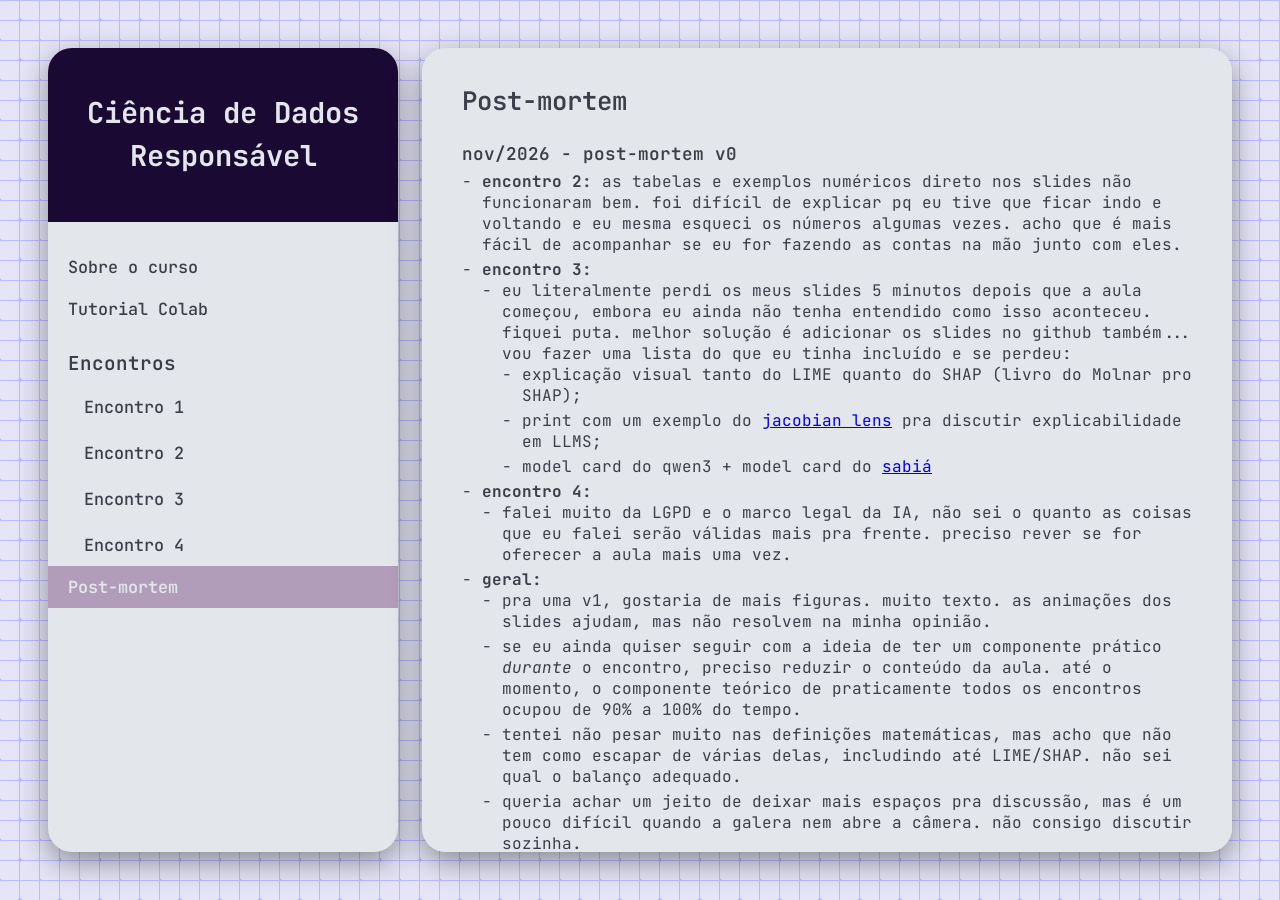
<file: docs/postmortem.html>
<!DOCTYPE html>
<html lang="pt-BR">
    <head>
        <meta charset="UTF-8">
        <meta name="viewport" content="width=device-width, initial-scale=1">
        <title>post-mortem · ciência de dados responsável</title>

        <link rel="preconnect" href="https://fonts.googleapis.com">
        <link rel="preconnect" href="https://fonts.gstatic.com" crossorigin>
        <link href="https://fonts.googleapis.com/css2?family=JetBrains+Mono:wght@400;500;600;700&display=swap" rel="stylesheet">
        <link rel="stylesheet" href="style.css">
    </head>
    <body>
        <div class="outer-frame">
            <aside class="sidebar">
                <h1 class="course-title">Ciência de Dados<br>Responsável</h1>

                <nav class="nav-group">
                    <a class="nav-item" href="index.html">Sobre o curso</a>
                    <a class="nav-item" href="tutorial_colab.html">Tutorial Colab</a>

                    <h2 class="nav-heading">Encontros</h2>
                    <ul class="nav-list">
                        <li><a class="nav-item" href="encontro_1.html">Encontro 1</a></li>
                        <li><a class="nav-item" href="encontro_2.html">Encontro 2</a></li>
                        <li><a class="nav-item" href="encontro_3.html">Encontro 3</a></li>
                        <li><a class="nav-item" href="encontro_4.html">Encontro 4</a></li>
                    </ul>

                    <a class="nav-item active" href="postmortem.html">Post-mortem</a>
                </nav>
            </aside>

            <main class="content-panel">
                <h2>Post-mortem</h2>
                <div class="content-section">
                    <div class="content-block">
                        <h3>nov/2026 - post-mortem v0</h3>
                        <ul>
                            <li><strong>encontro 2:</strong> as tabelas e exemplos numéricos direto nos slides não
                            funcionaram bem. foi difícil de explicar pq eu tive que ficar indo e voltando e eu mesma
                            esqueci os números algumas vezes. acho que é mais fácil de acompanhar se eu for fazendo
                            as contas na mão junto com eles.</li>
                            <li><strong>encontro 3:</strong>
                                <ul>
                                    <li>eu literalmente perdi os meus slides 5 minutos depois que a aula começou,
                                    embora eu ainda não tenha entendido como isso aconteceu. fiquei puta. melhor
                                    solução é adicionar os slides no github também... vou fazer uma lista do que eu
                                    tinha incluído e se perdeu:
                                        <ul>
                                            <li>explicação visual tanto do LIME quanto do SHAP (livro do Molnar pro SHAP);</li>
                                            <li>print com um exemplo do <a href="https://github.com/anthropics/jacobian-lens/tree/main" target="_blank" rel="noopener noreferrer">jacobian lens</a>
                                            pra discutir explicabilidade em LLMS;</li>
                                            <li>model card do qwen3 + model card do <a href="https://huggingface.co/maritaca-ai/sabia-7b" target="_blank" rel="noopener noreferrer">sabiá</a></li>
                                        </ul>
                                    </li>
                                </ul>
                            </li>
                            <li><strong>encontro 4:</strong>
                                <ul>
                                    <li>falei muito da LGPD e o marco legal da IA, não sei o quanto as coisas que eu
                                    falei serão válidas mais pra frente. preciso rever se for oferecer a aula mais uma
                                    vez.</li>
                                </ul>
                            </li>
                            <li><strong>geral:</strong>
                                <ul>
                                    <li>pra uma v1, gostaria de mais figuras. muito texto. as animações dos slides
                                    ajudam, mas não resolvem na minha opinião.</li>
                                    <li>se eu ainda quiser seguir com a ideia de ter um componente prático
                                    <em>durante</em> o encontro, preciso reduzir o conteúdo da aula. até o momento, o
                                    componente teórico de praticamente todos os encontros ocupou de 90% a 100% do
                                    tempo.</li>
                                    <li>tentei não pesar muito nas definições matemáticas, mas acho que não tem como
                                    escapar de várias delas, includindo até LIME/SHAP. não sei qual o balanço
                                    adequado.</li>
                                    <li>queria achar um jeito de deixar mais espaços pra discussão, mas é um pouco
                                    difícil quando a galera nem abre a câmera. não consigo discutir sozinha.</li>
                                </ul>
                            </li>
                        </ul>
                    </div>
                </div>
            </main>
        </div>
    </body>
</html>
</file>
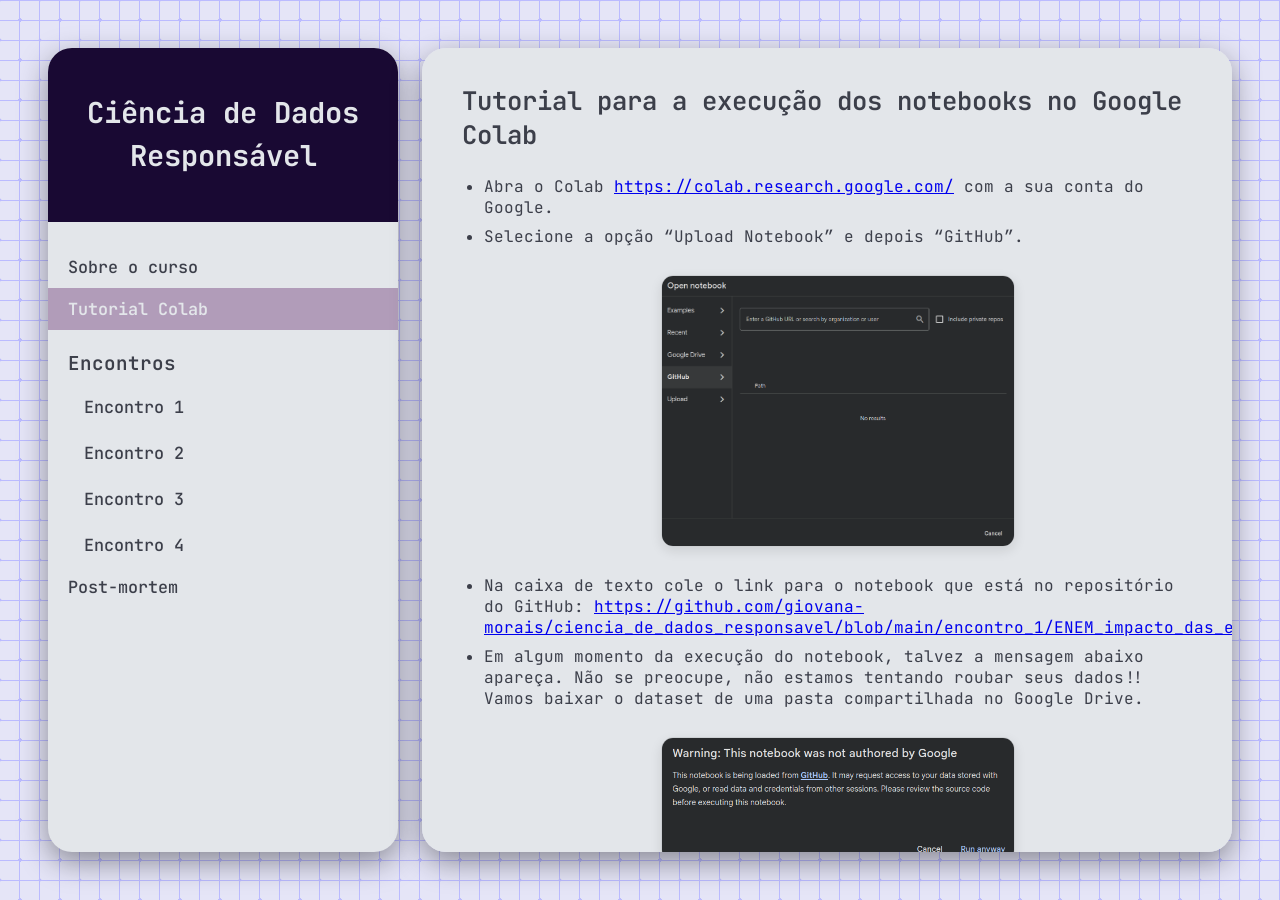
<file: docs/tutorial_colab.html>
<!DOCTYPE html>
<html lang="pt-BR">
    <head>
        <meta charset="UTF-8">
        <meta name="viewport" content="width=device-width, initial-scale=1">
        <title>tutorial colab · ciência de dados responsável</title>

        <link rel="preconnect" href="https://fonts.googleapis.com">
        <link rel="preconnect" href="https://fonts.gstatic.com" crossorigin>
        <link href="https://fonts.googleapis.com/css2?family=JetBrains+Mono:wght@400;500;600;700&display=swap" rel="stylesheet">
        <link rel="stylesheet" href="style.css">
    </head>
    <body>
        <div class="outer-frame">
            <aside class="sidebar">
                <h1 class="course-title">Ciência de Dados<br>Responsável</h1>

                <nav class="nav-group">
                    <a class="nav-item" href="index.html">Sobre o curso</a>
                    <a class="nav-item active" href="tutorial_colab.html">Tutorial Colab</a>

                    <h2 class="nav-heading">Encontros</h2>
                    <ul class="nav-list">
                        <li><a class="nav-item" href="encontro_1.html">Encontro 1</a></li>
                        <li><a class="nav-item" href="encontro_2.html">Encontro 2</a></li>
                        <li><a class="nav-item" href="encontro_3.html">Encontro 3</a></li>
                        <li><a class="nav-item" href="encontro_4.html">Encontro 4</a></li>
                    </ul>

                    <a class="nav-item" href="postmortem.html">Post-mortem</a>
                </nav>
            </aside>

            <main class="content-panel">
                <h2>Tutorial para a execução dos notebooks no Google Colab</h2>
                <div class="content-section">
                    <ul class="topics-list">
                        <li> Abra o Colab <a href="https://colab.research.google.com/" target="_blank">https://colab.research.google.com/</a> com a sua conta do Google.</li>
                        <li> Selecione a opção “Upload Notebook” e depois “GitHub”.</li>
                        <img src="images/openNotebook.png" alt="Tutorial Colab 1" class="content-img">
                        <li> Na caixa de texto cole o link para o notebook que está no repositório do GitHub: <a href="https://github.com/giovana-morais/ciencia_de_dados_responsavel/blob/main/encontro_1/ENEM_impacto_das_escolhas.ipynb" target="_blank">https://github.com/giovana-morais/ciencia_de_dados_responsavel/blob/main/encontro_1/ENEM_impacto_das_escolhas.ipynb</a>.</li>
                        <li> Em algum momento da execução do notebook, talvez a mensagem abaixo apareça. Não se preocupe, não estamos tentando roubar seus dados!! Vamos baixar o dataset de uma pasta compartilhada no Google Drive.</li>
                        <img src="images/warning.png" alt="Tutorial Colab 1" class="content-img">
                        <li> Execute apenas as células do notebook que estão na sessão 0.2 - Rodar no Colab para baixar os dados.</li>
                        <li> Fim! Para executar os notebooks das próximas aulas no Colab, basta acessar o notebook no repositório do curso (<a href="https://github.com/giovana-morais/ciencia_de_dados_responsavel" target="_blank">https://github.com/giovana-morais/ciencia_de_dados_responsavel</a>) e copiar o link da página.</li>
                        <li> Se você quiser suas modificações no notebook, terá que fazer isso manualmente. O novo arquivo pode ser salvo localmente, no Drive ou no GitHub.</li>
                    </ul>

                </div>
            </main>
        </div>
    </body>
</html>
</file>
<file: docs/style.css>
/* --- Global Resets & Font Setup --- */
* {
  margin: 0;
  padding: 0;
  box-sizing: border-box;
}


body {
  font-family: 'JetBrains Mono', monospace;
  background-color: #E5E5F7;
  /* fundo quadriculado  */
  background-image:  repeating-linear-gradient(0deg, transparent, transparent 19px, #bbbbff 19px, #bbbbff 20px, transparent 20px, transparent 39px, #bbbbff 39px, #bbbbff 40px), repeating-linear-gradient(90deg, transparent, transparent 19px, #bbbbff 19px, #bbbbff 20px, transparent 20px, transparent 39px, #bbbbff 39px, #bbbbff 40px), radial-gradient(circle at 20px 20px, #bbbbff 1.6px, transparent 2.1px), radial-gradient(circle at 0px 0px, #bbbbff 1.2px, transparent 1.7px), radial-gradient(circle at 40px 0px, #bbbbff 1.2px, transparent 1.7px), radial-gradient(circle at 0px 40px, #bbbbff 1.2px, transparent 1.7px), radial-gradient(circle at 40px 40px, #bbbbff 1.2px, transparent 1.7px);
  background-size: 40px 40px;
  background-attachment: fixed;
  color: #3c3f4a;
  min-height: 100vh;
  display: flex;
  align-items: center;
  justify-content: center;
  padding: 24px;
}



/* --- Layout Structure --- */

/* 1. Contêiner externo */
.outer-frame {
  width: 100%;
  height: calc(100vh - 48px);
  border: none;
  border-radius: 36px;
  padding: 24px;
  display: flex;
  gap: 24px;
  background-color: transparent;
}

/* 2. Coluna esquerda (Menu Lateral / Painel interno) */
.sidebar {
  flex: 0 0 350px;
  border: none;
  border-radius: 24px;
  padding: 0;
  display: flex;
  flex-direction: column;
  background-color: #e3e6ea;
  box-shadow: 0 10px 30px rgba(0, 0, 0, 0.4);
  overflow: hidden; 
}

/* 3. Coluna direita (Painel principal de conteúdo) */
.content-panel {
  flex: 1;
  border: none;
  border-radius: 24px;
  padding: 36px 40px;
  overflow-y: auto;
  background-color: #e3e6ea;
  box-shadow: 0 10px 30px rgba(0, 0, 0, 0.4);
}

/* --- Typography & Elements --- */

/* Bloco do título */
.course-title {
  width: 100%;
  font-family: 'JetBrains Mono', monospace;
  font-size: 1.8rem;
  font-weight: 700; 
  line-height: 1.5;
  background-color: #190933;
  color: #e3e6ea;
  padding: 44px 20px; 
  margin: 0 0 24px 0;
  border-radius: 0;  
  text-align: center;
}

.nav-group {
  width: 100%;
}

.nav-heading {
  font-size: 1.2rem;
  font-weight: 600;
  color: #3c3f4a;
  margin: 20px 0 10px 0;
  padding-left: 20px;
}

.nav-list {
  list-style: none;
  display: flex;
  flex-direction: column;
  gap: 4px;
  width: 100%;
}

/* Links de navegação */
.nav-item {
  width: 100%;
  display: block;
  background: none;
  border: none;
  font-family: 'JetBrains Mono', monospace;
  font-size: 1.05rem;
  font-weight: 500;
  color: #3c3f4a;
  cursor: pointer;
  text-align: left;
  text-decoration: none;
  padding: 10px 20px;
  border-radius: 0; 
  transition: all 0.2s ease;
}

/* Itens da lista de encontros */
.nav-list .nav-item {
  padding-left: 36px;
}

/* Destaque ao passar o mouse ou se estiver selecionado */
.nav-item:hover,
.nav-item.active {
  background-color: #b19cb9;
  color: #e3e6ea;
}

.nav-item.active {
  font-weight: 600;
}

/* --- Content Area Specific Styles --- */
.content-panel h2 {
  font-size: 1.6rem;
  font-weight: 600;
  color: #3c3f4a;
  margin-bottom: 24px;
}

.content-section {
  display: flex;
  flex-direction: column;
  gap: 16px;
}

/* Lista com bolinhas para slides e notebook */
.topics-list {
  list-style-type: disc; 
  padding-left: 22px;
  display: flex;
  flex-direction: column;
  gap: 8px;
}

.content-link {
  font-size: 1.1rem;
  color: #3c3f4a;
  text-decoration: none;
  display: inline-block;
  transition: color 0.2s ease;
}

.content-link:hover {
  text-decoration: underline;
}

.content-block h3 {
  font-size: 1.1rem;
  font-weight: 600;
  color: #3c3f4a;
  margin-bottom: 6px;
}

.content-block ul {
  list-style-type: "- ";
  padding-left: 20px;
}

.content-block li {
  font-size: 1rem;
  color: #3c3f4a;
  margin-bottom: 4px;
}

.content-img {
  max-width: 50%;       
  height: auto;          
  display: block;        
  margin: 20px auto;        
  border-radius: 12px;   
  border: 1px solid rgba(0, 0, 0, 0.1); 
  box-shadow: 0 4px 12px rgba(0, 0, 0, 0.1); 
}

/* --- Responsive Breakpoint --- */
@media (max-width: 768px) {
  .outer-frame {
    flex-direction: column;
    height: auto;
    min-height: auto;
    padding: 12px;
  }

  .sidebar {
    flex: none;
    width: 100%;
  }
}
</file>
